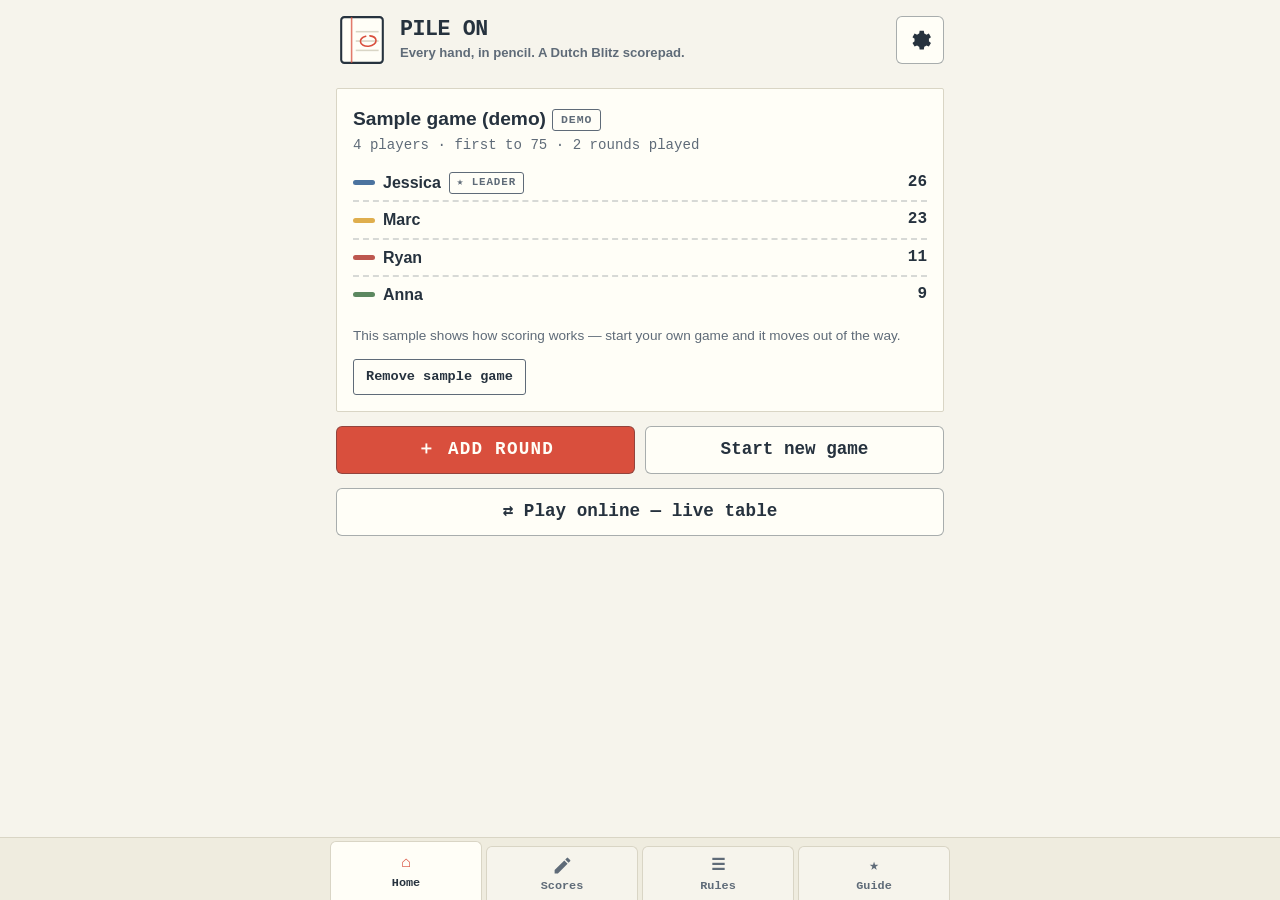
<file: index.html>
<!DOCTYPE html>
<html lang="en">
<head>
<meta charset="utf-8">
<meta name="viewport" content="width=device-width, initial-scale=1, viewport-fit=cover">
<meta http-equiv="Content-Security-Policy" content="default-src 'none'; script-src 'self'; style-src 'self'; img-src 'self' data:; manifest-src 'self'; connect-src 'self'; worker-src 'self'; base-uri 'none'; form-action 'self'">
<meta name="referrer" content="no-referrer">
<meta name="theme-color" content="#f6f4ec" media="(prefers-color-scheme: light)">
<meta name="theme-color" content="#20242c" media="(prefers-color-scheme: dark)">
<meta name="description" content="Pile On: the score sheet for your Dutch Blitz nights — fast round entry, quick rules, works offline.">
<title>Pile On — Blitz Scorepad</title>
<link rel="manifest" href="manifest.webmanifest?v=a1645fa66cee">
<link rel="icon" href="icons/icon.svg" type="image/svg+xml">
<link rel="apple-touch-icon" href="icons/icon-192.png">
<link rel="stylesheet" href="styles.css?v=a1645fa66cee">
<link rel="stylesheet" href="folk.css?v=a1645fa66cee">
</head>
<body>
<a class="skip-link" href="#main">Skip to content</a>

<header class="app-header">
  <svg class="hex-sign mark-ledger" viewBox="0 0 100 100" aria-hidden="true" focusable="false">
    <rect x="10" y="6" width="80" height="88" rx="6" fill="var(--card)" stroke="var(--ink)" stroke-width="4"/>
    <line x1="30" y1="6" x2="30" y2="94" stroke="var(--accent)" stroke-width="3" opacity="0.75"/>
    <line x1="38" y1="34" x2="82" y2="34" stroke="var(--line)" stroke-width="3"/>
    <line x1="38" y1="52" x2="82" y2="52" stroke="var(--line)" stroke-width="3"/>
    <line x1="38" y1="70" x2="82" y2="70" stroke="var(--line)" stroke-width="3"/>
    <ellipse cx="62" cy="52" rx="15" ry="10" fill="none" stroke="var(--accent)" stroke-width="3" stroke-dasharray="55 8" stroke-linecap="round" transform="rotate(-6 62 52)"/>
  </svg>
  <svg class="hex-sign mark-folk" viewBox="0 0 100 100" aria-hidden="true" focusable="false">
    <circle cx="50" cy="50" r="47" fill="var(--cream-deep)" stroke="var(--ink)" stroke-width="5"/>
    <g stroke="var(--ink)" stroke-width="3" stroke-linejoin="round">
      <path d="M50 10 L61 39 L50 50 L39 39 Z" fill="var(--c-red)"/>
      <path d="M90 50 L61 61 L50 50 L61 39 Z" fill="var(--c-yellow)"/>
      <path d="M50 90 L39 61 L50 50 L61 61 Z" fill="var(--c-blue)"/>
      <path d="M10 50 L39 39 L50 50 L39 61 Z" fill="var(--c-green)"/>
    </g>
    <circle cx="50" cy="50" r="7" fill="var(--ink)"/>
  </svg>
  <div class="app-title">
    <h1>Pile On</h1>
    <p class="tagline">Every hand, in pencil. A Dutch Blitz scorepad.</p>
  </div>
  <button id="settingsBtn" class="icon-btn" type="button" aria-label="Settings">
    <svg viewBox="0 0 24 24" aria-hidden="true" focusable="false"><path fill="currentColor" d="M12 8a4 4 0 1 0 0 8 4 4 0 0 0 0-8Zm9.4 4a7.6 7.6 0 0 0-.1-1.2l2-1.6-2-3.4-2.4 1a7.5 7.5 0 0 0-2-1.2L16.5 3h-4l-.4 2.6a7.5 7.5 0 0 0-2 1.2l-2.4-1-2 3.4 2 1.6a7.7 7.7 0 0 0 0 2.4l-2 1.6 2 3.4 2.4-1a7.5 7.5 0 0 0 2 1.2l.4 2.6h4l.4-2.6a7.5 7.5 0 0 0 2-1.2l2.4 1 2-3.4-2-1.6c.06-.4.1-.8.1-1.2Z" transform="translate(-1.5 -0.5) scale(1.05)"/></svg>
  </button>
</header>

<main id="main">

  <!-- ============ HOME ============ -->
  <section id="panel-home" class="panel" role="tabpanel" aria-labelledby="tab-home">
    <div id="recoveryNotice" class="notice warn" hidden></div>

    <div id="homeCurrentGame"><!-- filled by app.js --></div>

    <div class="btn-row">
      <button id="homeAddRound" class="btn btn-primary btn-big" type="button">＋ Add round</button>
      <button id="homeNewGame" class="btn btn-outline btn-big" type="button">Start new game</button>
    </div>
    <div class="btn-row">
      <a class="btn btn-outline btn-big" href="play.html">⇄ Play online — live table</a>
    </div>

    <div id="homeOtherGames"><!-- previous games list --></div>
  </section>

  <!-- ============ SCORES ============ -->
  <section id="panel-score" class="panel" role="tabpanel" aria-labelledby="tab-score" hidden>
    <div id="scoreEmpty" class="empty-state" hidden>
      <p class="empty-art" aria-hidden="true"><span class="dot red"></span> <span class="dot blue"></span> <span class="dot green"></span> <span class="dot yellow"></span></p>
      <p>No game yet. Start one and the scoreboard lives here.</p>
      <button class="btn btn-primary" type="button" data-action="new-game">Start new game</button>
    </div>

    <div id="scoreContent">
      <div class="score-head">
        <h2 id="scoreGameName" class="game-name"></h2>
        <button id="editGameBtn" class="chip-btn" type="button">Edit game</button>
      </div>
      <p id="scoreTargetLine" class="target-line"></p>

      <h3 class="section-label">Standings</h3>
      <ol id="leaderboard" class="leaderboard" aria-label="Standings, highest first"></ol>
      <p id="liveAnnounce" class="sr-only" aria-live="polite"></p>

      <div id="winnerBanner" class="winner-banner" hidden></div>

      <div class="btn-row sticky-actions">
        <button id="addRoundBtn" class="btn btn-primary btn-big" type="button">＋ Add round</button>
        <button id="addAdjBtn" class="btn btn-outline" type="button">± Correction</button>
      </div>

      <h3 class="section-label">History</h3>
      <div id="historyEmpty" class="empty-state small" hidden>
        <p>No rounds yet. When somebody yells <em>“Blitz!”</em>, hit <strong>Add round</strong>.</p>
      </div>
      <div id="history" class="history"></div>

      <div class="btn-row wrap">
        <button id="undoRoundBtn" class="btn btn-outline" type="button">Undo round</button>
        <button id="exportBtn" class="btn btn-outline" type="button">Share</button>
        <button id="playersBtn" class="btn btn-outline" type="button">Players</button>
        <button id="resetBtn" class="btn btn-danger-outline" type="button">Reset scores</button>
      </div>
    </div>
  </section>

  <!-- ============ RULES ============ -->
  <section id="panel-rules" class="panel prose" role="tabpanel" aria-labelledby="tab-rules" hidden>
    <h2>Rules hub</h2>
    <p class="notice info">Summarized for quick reference. Check the official rules in your box for disputes.</p>

    <h3>Back at the table? The 20-second refresher</h3>
    <ul class="quick-start">
      <li><b>Deal:</b> Blitz pile 10 cards · 3 Post piles of 1 card (5 piles with 2 players) · the rest stays in your hand</li>
      <li><b>Wood pile:</b> flip <b>3</b> cards at a time from your hand onto it</li>
      <li><b>Post piles:</b> build <b>down</b>, alternating boy (red/blue) and girl (yellow/green)</li>
      <li><b>Dutch piles</b> (shared, in the middle)<b>:</b> build 1 → 10 by color — anyone may play</li>
      <li><b>Round ends:</b> empty your Blitz pile, yell <em>“Blitz!”</em></li>
      <li><b>Score:</b> +1 per card played to Dutch piles · −2 per card left in Blitz</li>
      <li><b>Win:</b> first to 75</li>
    </ul>

    <figure class="table-map" role="img" aria-label="Table layout: Dutch piles sit in the middle and build 1 to 10 by color. At your spot: 3 Post piles building down with alternating boy and girl cards, a Blitz pile of 10 cards, and your hand, flipped 3 cards at a time onto your Wood pile.">
      <svg viewBox="0 0 360 258" xmlns="http://www.w3.org/2000/svg" aria-hidden="true" focusable="false">
        <!-- THE MIDDLE -->
        <text x="14" y="18" class="map-section">THE MIDDLE — DUTCH PILES</text>
        <g transform="translate(30 26)">
          <rect width="44" height="60" rx="6" class="map-stroke map-fill-red"/>
          <text x="22" y="40" class="map-num" fill="#fffaf0">1</text>
        </g>
        <g transform="translate(104 26)">
          <rect width="44" height="60" rx="6" class="map-stroke map-fill-blue"/>
          <text x="22" y="40" class="map-num" fill="#fffaf0">4</text>
        </g>
        <g transform="translate(178 26)">
          <rect width="44" height="60" rx="6" class="map-stroke map-fill-green"/>
          <text x="22" y="40" class="map-num" fill="#fffaf0">7</text>
        </g>
        <g transform="translate(252 26)">
          <rect width="44" height="60" rx="6" class="map-stroke map-fill-yellow"/>
          <text x="22" y="40" class="map-num" fill="#2e2013">10</text>
        </g>
        <text x="322" y="62" class="map-hint">↑</text>
        <text x="180" y="104" class="map-label" text-anchor="middle">BUILD 1 → 10 BY COLOR · ANYONE MAY PLAY</text>

        <line x1="14" y1="118" x2="346" y2="118" class="map-divider"/>

        <!-- YOUR SPOT -->
        <text x="14" y="138" class="map-section">YOUR SPOT</text>
        <g transform="translate(18 148)">
          <rect width="34" height="48" rx="5" class="map-outline"/>
          <rect x="40" width="34" height="48" rx="5" class="map-outline"/>
          <rect x="80" width="34" height="48" rx="5" class="map-outline"/>
          <text x="57" y="68" class="map-label" text-anchor="middle">POST × 3</text>
          <text x="57" y="82" class="map-sub" text-anchor="middle">down · boy/girl/boy</text>
        </g>
        <g transform="translate(168 148)">
          <rect x="8" y="8" width="40" height="52" rx="5" class="map-back"/>
          <rect x="4" y="4" width="40" height="52" rx="5" class="map-back"/>
          <rect width="40" height="52" rx="5" fill="var(--c-red)" class="map-stroke"/>
          <text x="20" y="36" class="map-num" fill="#fffaf0">10</text>
          <text x="24" y="80" class="map-label" text-anchor="middle">BLITZ</text>
          <text x="24" y="94" class="map-sub" text-anchor="middle">empty me!</text>
        </g>
        <g transform="translate(258 148)">
          <rect width="40" height="52" rx="5" class="map-back"/>
          <g transform="translate(48 4)">
            <rect transform="rotate(8 0 46)" width="34" height="46" rx="5" class="map-outline"/>
            <rect transform="rotate(16 0 46)" width="34" height="46" rx="5" class="map-outline"/>
            <g transform="rotate(24 0 46)">
              <rect width="34" height="46" rx="5" fill="var(--card)" class="map-stroke"/>
              <text x="17" y="32" class="map-num" fill="var(--ink)">3</text>
            </g>
          </g>
          <text x="44" y="80" class="map-label" text-anchor="middle">HAND → WOOD</text>
          <text x="44" y="94" class="map-sub" text-anchor="middle">flip 3 at a time</text>
        </g>
      </svg>
    </figure>

    <h3>The objective</h3>
    <p>Play as many of your cards as you can onto the shared center piles (the <strong>Dutch piles</strong>), and be the first to empty your <strong>Blitz pile</strong>. Emptying it ends the round — shout <strong>“Blitz!”</strong> and everyone stops instantly. First player to <strong>75 points</strong> across rounds wins the game.</p>

    <h3>Players &amp; decks</h3>
    <p><strong>2–4 players</strong> with the standard set; the expansion pack takes it up to <strong>8</strong>. Everyone plays simultaneously — there are no turns.</p>
    <p>Each player uses their own 40-card deck: numbers <strong>1–10</strong> in each of the four colors — <span class="swatch red">red</span>, <span class="swatch blue">blue</span>, <span class="swatch green">green</span>, <span class="swatch yellow">yellow</span>. Decks are told apart by the picture on the back: <em>plow, pail, pump, or carriage</em>. Red and blue cards show a Dutch <strong>boy</strong>; yellow and green cards show a Dutch <strong>girl</strong> — that matters for Post piles.</p>

    <h3>Pile glossary</h3>
    <dl class="glossary">
      <dt>Blitz pile</dt>
      <dd>Your stack of <strong>10 cards, face up</strong>, only the top card playable. Emptying it is the whole point — and ends the round.</dd>
      <dt>Post piles</dt>
      <dd>Your <strong>3 face-up cards</strong> (working piles) next to the Blitz pile. In a 2-player game you use 5.</dd>
      <dt>Wood pile</dt>
      <dd>The face-up stack you build next to your Blitz pile. Hold the rest of your deck face down in your hand and flip <strong>3 cards at a time</strong> onto the Wood pile; only its top card is playable.</dd>
      <dt>Dutch piles</dt>
      <dd>The shared piles in the middle of the table. Every <strong>1</strong> starts a new pile; each builds <strong>1 → 10 in a single color</strong>. Cards played here score points.</dd>
    </dl>

    <h3>Setup</h3>
    <ol>
      <li>Deal yourself a <strong>Blitz pile</strong>: 10 cards, face up, in one stack.</li>
      <li>Lay out <strong>3 Post piles</strong>: one card each, face up (5 in a 2-player game).</li>
      <li>Hold the rest face down in your hand — you'll flip it <strong>3 cards at a time</strong> onto your <strong>Wood pile</strong>.</li>
      <li>Leave the middle of the table clear for the Dutch piles.</li>
    </ol>

    <h3>The gameplay loop</h3>
    <ol>
      <li>Someone says go. Everybody plays <strong>at the same time, as fast as they can</strong> — with one hand placing cards.</li>
      <li>Any <strong>1</strong> you can play goes to the center to start a Dutch pile. Build Dutch piles <strong>upward, 1 → 10, same color only</strong>. Anyone can play on any Dutch pile.</li>
      <li>On your own <strong>Post piles</strong>, build <strong>downward</strong> — each card one lower than the card under it, and <strong>alternating boy/girl</strong> (red/blue on yellow/green and vice-versa).</li>
      <li>Fill an empty Post slot with the top card of your Blitz pile.</li>
      <li>No move? Count off <strong>3</strong> cards from your hand and turn the packet over onto your Wood pile — the third card counted lands on top, face up, and only it is playable. When your hand runs out, pick the Wood pile back up, turn it over, and keep going — <strong>no shuffling</strong>.</li>
      <li>The moment a player's Blitz pile is empty they shout <strong>“Blitz!”</strong> — all play stops immediately and the round is scored.</li>
    </ol>

    <h3>Scoring</h3>
    <ul>
      <li><strong>+1 point</strong> for every card you got onto the Dutch piles (sort the center piles by the deck-back picture to count).</li>
      <li><strong>−2 points</strong> for every card still in your Blitz pile.</li>
      <li>Yes, <strong>negative rounds are real</strong> and happen to everyone.</li>
      <li>Totals carry across rounds; first to <strong>75</strong> wins. (This app tracks all of that for you.)</li>
    </ul>

    <h3>Edge cases</h3>
    <ul>
      <li><strong>Mistake on the table?</strong> Any player who spots an illegal play calls <strong>“Dutch!”</strong> — everyone stops immediately and leaves the cards untouched while the misplaced card is returned (no penalty), then play resumes.</li>
      <li>Only the <strong>top card</strong> of the Blitz pile, the flipped Wood stack, or a Post pile may be played. No digging.</li>
      <li>Flipping the Wood pile other than in threes, or shuffling it mid-round, is not allowed.</li>
      <li>Two cards race to the same Dutch pile? The one that lands first stays; the other goes back.</li>
      <li><strong>One hand only.</strong> Cards may only be placed with one hand (holding your hand-stack in the other is fine).</li>
      <li><strong>Everybody stuck with no plays?</strong> Each player takes the top card of the cards in their hand and moves it to the bottom — that changes what the count-of-3 reveals — then play continues.</li>
    </ul>

    <h3>Variations</h3>
    <ul>
      <li><strong>Casual target:</strong> play to a lower target (or a fixed number of rounds) for shorter games — this app lets you set any target.</li>
      <li><strong>Timed rounds:</strong> stop at a timer instead of a Blitz call, then score as usual.</li>
      <li><strong>Expansion pack:</strong> adds 4 more decks, allowing 5–8 players.</li>
    </ul>
  </section>

  <!-- ============ GUIDE ============ -->
  <section id="panel-guide" class="panel prose" role="tabpanel" aria-labelledby="tab-guide" hidden>
    <h2>Beginner cheat-sheet</h2>
    <p>7 habits that matter most for first-time players.</p>
    <ol class="cheat-list">
      <li><strong>Clear your Blitz pile first. Always.</strong> It's the only pile that punishes you (−2 a card). Every move should serve it.</li>
      <li><strong>Don't tunnel on the Wood pile.</strong> Flipping threes feels productive. It isn't, if your Blitz card was playable the whole time.</li>
      <li><strong>Scan the Dutch piles constantly.</strong> They change every second. The 4 you needed two seconds ago is buried now — but a new one just opened.</li>
      <li><strong>Use Post piles to free Blitz cards.</strong> If your Blitz card cannot go to a Dutch pile, place it on a Post pile — exactly 1 lower than that pile's top card, opposite boy/girl group — to expose the next Blitz card.</li>
      <li><strong>Keep your hands moving — legally.</strong> Speed wins rounds, but an illegal play gets a “Dutch!” called on you and costs more time than it saves.</li>
      <li><strong>Expect negative rounds at first.</strong> They are normal while learning; enter them like any other score.</li>
      <li><strong>Accuracy first, speed second.</strong> Fast and wrong loses to steady and clean. Speed comes on its own after a few rounds.</li>
    </ol>
  </section>

</main>

<!-- ============ BOTTOM NAV ============ -->
<nav class="tabbar" aria-label="Sections">
  <div role="tablist" class="tablist">
    <button id="tab-home" class="tab" role="tab" aria-selected="true" aria-controls="panel-home" type="button">
      <span class="tab-icon" aria-hidden="true">⌂</span><span>Home</span>
    </button>
    <button id="tab-score" class="tab" role="tab" aria-selected="false" aria-controls="panel-score" type="button">
      <span class="tab-icon" aria-hidden="true"><svg viewBox="0 0 24 24" width="21" height="21" focusable="false"><path fill="currentColor" d="M3 17.25V21h3.75L17.8 9.94l-3.75-3.75L3 17.25ZM20.7 7.04a1 1 0 0 0 0-1.41l-2.34-2.34a1 1 0 0 0-1.41 0l-1.83 1.83 3.75 3.75 1.83-1.83Z"/></svg></span><span>Scores</span>
    </button>
    <button id="tab-rules" class="tab" role="tab" aria-selected="false" aria-controls="panel-rules" type="button">
      <span class="tab-icon" aria-hidden="true">☰</span><span>Rules</span>
    </button>
    <button id="tab-guide" class="tab" role="tab" aria-selected="false" aria-controls="panel-guide" type="button">
      <span class="tab-icon" aria-hidden="true">★</span><span>Guide</span>
    </button>
  </div>
</nav>

<!-- ============ DIALOGS ============ -->

<dialog id="newGameDialog" class="sheet" aria-labelledby="newGameTitle">
  <form method="dialog" class="sheet-form" id="newGameForm">
    <h2 id="newGameTitle">New game</h2>
    <label class="field">
      <span>Target score</span>
      <input type="number" name="target" id="newGameTarget" inputmode="numeric" value="75" min="1" max="9999">
    </label>
    <fieldset class="field">
      <legend>Players (2–8)</legend>
      <div id="newGamePlayers"></div>
      <button type="button" id="addPlayerRowBtn" class="chip-btn">＋ Add player</button>
    </fieldset>
    <p id="newGameError" class="form-error" role="alert" hidden></p>
    <div class="btn-row">
      <button type="button" class="btn btn-outline" data-close>Cancel</button>
      <button type="submit" class="btn btn-primary">Start</button>
    </div>
  </form>
</dialog>

<dialog id="roundDialog" class="sheet" aria-labelledby="roundDialogTitle">
  <form class="sheet-form" id="roundForm">
    <h2 id="roundDialogTitle">Add round</h2>
    <div class="mode-toggle" role="group" aria-label="Entry mode">
      <button type="button" class="mode-btn" data-mode="simple" aria-pressed="true">Simple</button>
      <button type="button" class="mode-btn" data-mode="calc" aria-pressed="false">Calculator</button>
    </div>
    <p class="mode-hint" data-for="simple">Enter each player's total round score. Negative numbers are allowed.</p>
    <p class="mode-hint" data-for="calc" hidden>Enter cards played to Dutch piles and cards left in the Blitz pile — the score is calculated automatically.</p>
    <p class="score-reminder">Played to Dutch piles <b>+1</b> each · left in Blitz pile <b>−2</b> each</p>
    <div id="roundInputs"></div>
    <p class="form-note">Empty fields count as 0.</p>
    <div class="btn-row" id="deleteRoundRow" hidden>
      <button type="button" id="deleteRoundBtn" class="btn btn-danger-outline">Delete round</button>
    </div>
    <div class="btn-row">
      <button type="button" class="btn btn-outline" data-close>Cancel</button>
      <button type="submit" class="btn btn-primary">Save</button>
    </div>
  </form>
</dialog>

<dialog id="adjDialog" class="sheet" aria-labelledby="adjDialogTitle">
  <form class="sheet-form" id="adjForm">
    <h2 id="adjDialogTitle">Score correction</h2>
    <p class="form-note">Corrections are labeled in history — never hidden.</p>
    <label class="field">
      <span>Player</span>
      <select id="adjPlayer" name="player"></select>
    </label>
    <label class="field">
      <span>Amount (e.g. 3 or -4)</span>
      <input type="number" id="adjDelta" name="delta" step="1" autocomplete="off" placeholder="3">
    </label>
    <label class="field">
      <span>Reason (optional)</span>
      <input type="text" id="adjLabel" name="label" maxlength="60" autocomplete="off" placeholder="Miscounted Dutch pile">
    </label>
    <label class="field">
      <span>Attach to</span>
      <select id="adjRound" name="round"></select>
    </label>
    <p id="adjError" class="form-error" role="alert" hidden></p>
    <div class="btn-row">
      <button type="button" class="btn btn-outline" data-close>Cancel</button>
      <button type="submit" class="btn btn-primary">Save</button>
    </div>
  </form>
</dialog>

<dialog id="playersDialog" class="sheet" aria-labelledby="playersDialogTitle">
  <div class="sheet-form">
    <h2 id="playersDialogTitle">Players</h2>
    <ul id="playersList" class="players-list"></ul>
    <form id="addPlayerForm" class="add-player-row">
      <label class="field grow">
        <span class="sr-only">New player name</span>
        <input type="text" id="addPlayerName" maxlength="40" autocomplete="off" placeholder="New player name">
      </label>
      <button type="submit" class="btn btn-primary">Add</button>
    </form>
    <p class="form-note">Joining mid-game? Earlier rounds show “—” and count as 0.</p>
    <div class="btn-row">
      <button type="button" class="btn btn-outline" data-close>Done</button>
    </div>
  </div>
</dialog>

<dialog id="editGameDialog" class="sheet" aria-labelledby="editGameTitle">
  <form class="sheet-form" id="editGameForm">
    <h2 id="editGameTitle">Edit game</h2>
    <label class="field">
      <span>Game name</span>
      <input type="text" id="editGameName" maxlength="40" autocomplete="off">
    </label>
    <label class="field">
      <span>Target score (changing mid-game is fine)</span>
      <input type="number" id="editGameTarget" inputmode="numeric" min="1" max="9999">
    </label>
    <div class="btn-row">
      <button type="button" class="btn btn-outline" data-close>Cancel</button>
      <button type="submit" class="btn btn-primary">Save</button>
    </div>
  </form>
</dialog>

<dialog id="exportDialog" class="sheet" aria-labelledby="exportDialogTitle">
  <div class="sheet-form">
    <h2 id="exportDialogTitle">Game history</h2>
    <textarea id="exportText" class="export-text" rows="12" readonly aria-label="Game history as text"></textarea>
    <div class="btn-row">
      <button type="button" class="btn btn-outline" data-close>Done</button>
      <button type="button" id="shareExportBtn" class="btn btn-outline" hidden>Share…</button>
      <button type="button" id="copyExportBtn" class="btn btn-primary">Copy</button>
    </div>
  </div>
</dialog>

<dialog id="settingsDialog" class="sheet" aria-labelledby="settingsDialogTitle">
  <div class="sheet-form">
    <h2 id="settingsDialogTitle">Settings</h2>
    <label class="field row">
      <span>Game-night big type</span>
      <input type="checkbox" id="setBigType" class="switch">
    </label>
    <label class="field row">
      <span>Sound on round save</span>
      <input type="checkbox" id="setSound" class="switch">
    </label>
    <label class="field">
      <span>Design</span>
      <select id="setDesign">
        <option value="ledger">Ledger (new)</option>
        <option value="folk">Folk art (classic)</option>
      </select>
    </label>
    <label class="field">
      <span>Theme</span>
      <select id="setTheme">
        <option value="auto">Match device</option>
        <option value="light">Light</option>
        <option value="dark">Dark</option>
      </select>
    </label>
    <label class="field">
      <span>Default entry mode</span>
      <select id="setInputMode">
        <option value="simple">Simple</option>
        <option value="calc">Calculator</option>
      </select>
    </label>
    <p class="form-note">Everything autosaves to this device. No account, no cloud, works offline.</p>
    <div class="btn-row">
      <button type="button" class="btn btn-primary" data-close>Done</button>
    </div>
  </div>
</dialog>

<dialog id="confirmDialog" class="sheet small" aria-labelledby="confirmTitle">
  <form method="dialog" class="sheet-form">
    <h2 id="confirmTitle">Are you sure?</h2>
    <p id="confirmMessage"></p>
    <div class="btn-row">
      <button type="submit" value="cancel" class="btn btn-outline">Cancel</button>
      <button type="submit" value="ok" id="confirmOkBtn" class="btn btn-danger">Confirm</button>
    </div>
  </form>
</dialog>

<div id="toast" class="toast" role="status" aria-live="polite"></div>
<div id="confetti" class="confetti" aria-hidden="true"></div>

<noscript><p class="notice warn">This app needs JavaScript — everything runs locally on your phone.</p></noscript>

<script src="engine.js?v=a1645fa66cee"></script>
<script src="storage.js?v=a1645fa66cee"></script>
<script src="app.js?v=a1645fa66cee"></script>
</body>
</html>
</file>
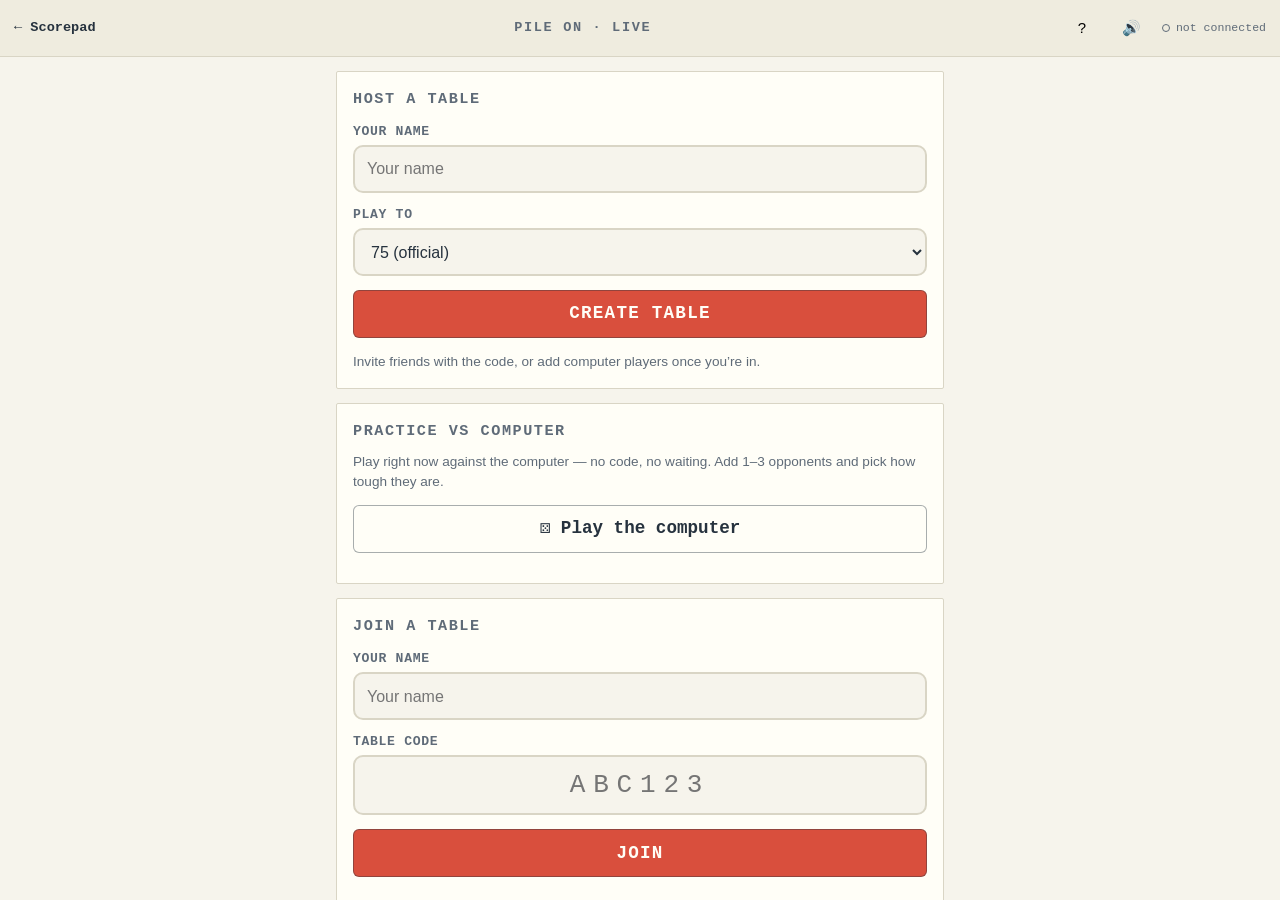
<file: play.html>
<!DOCTYPE html>
<html lang="en">
<head>
<meta charset="utf-8">
<meta name="viewport" content="width=device-width, initial-scale=1, viewport-fit=cover">
<meta http-equiv="Content-Security-Policy" content="default-src 'none'; script-src 'self'; style-src 'self'; img-src 'self' data:; manifest-src 'self'; connect-src 'self' wss://0.peerjs.com https://0.peerjs.com; worker-src 'self'; base-uri 'none'; form-action 'self'">
<meta name="referrer" content="no-referrer">
<meta name="theme-color" content="#f6f4ec" media="(prefers-color-scheme: light)">
<meta name="theme-color" content="#20242c" media="(prefers-color-scheme: dark)">
<meta name="description" content="Pile On live tables: play real Dutch Blitz over the internet with a share code.">
<title>Pile On — Live Table</title>
<link rel="icon" href="icons/icon.svg" type="image/svg+xml">
<link rel="stylesheet" href="styles.css?v=a1645fa66cee">
<link rel="stylesheet" href="folk.css?v=a1645fa66cee">
<link rel="stylesheet" href="play.css?v=a1645fa66cee">
</head>
<body class="play">

<header class="playbar">
  <a class="leave" href="index.html" id="leaveLink">← Scorepad</a>
  <span class="room" id="roomLabel">PILE ON · LIVE</span>
  <button class="sound-toggle" id="helpBtn" type="button" aria-label="How to play" title="How to play">?</button>
  <button class="sound-toggle" id="soundBtn" type="button" aria-pressed="false" aria-label="Sound on/off" title="Sound">🔊</button>
  <span class="conn gone" id="connBadge"><i></i><span id="connWord">not connected</span></span>
</header>

<main>
  <!-- ============ ENTRY ============ -->
  <section id="view-entry" class="play-views">
    <div class="play-card">
      <h2>Host a table</h2>
      <label class="field"><span>Your name</span>
        <input type="text" id="hostName" maxlength="12" autocomplete="nickname" placeholder="Your name">
      </label>
      <label class="field"><span>Play to</span>
        <select id="hostTarget">
          <option value="75">75 (official)</option>
          <option value="50">50</option>
          <option value="25">25 — quick game</option>
        </select>
      </label>
      <p id="hostError" class="form-error" role="alert" hidden></p>
      <div class="btn-row"><button id="createBtn" class="btn btn-primary btn-big" type="button">Create table</button></div>
      <p class="card-note">Invite friends with the code, or add computer players once you’re in.</p>
    </div>

    <div class="play-card">
      <h2>Practice vs computer</h2>
      <p class="card-note">Play right now against the computer — no code, no waiting. Add 1–3 opponents and pick how tough they are.</p>
      <div class="btn-row"><button id="soloBtn" class="btn btn-outline btn-big" type="button">⚄ Play the computer</button></div>
    </div>

    <div class="play-card">
      <h2>Join a table</h2>
      <label class="field"><span>Your name</span>
        <input type="text" id="joinName" maxlength="12" autocomplete="nickname" placeholder="Your name">
      </label>
      <label class="field"><span>Table code</span>
        <input type="text" id="joinCode" maxlength="7" autocapitalize="characters" autocomplete="one-time-code" autocorrect="off" spellcheck="false" placeholder="ABC123">
      </label>
      <p id="joinError" class="form-error" role="alert" hidden></p>
      <div class="btn-row"><button id="joinBtn" class="btn btn-primary btn-big" type="button">Join</button></div>
    </div>
    <p class="form-note">The host's phone runs the game — it should stay awake and online. 2–4 players. Codes never use 0, 1, I or O.</p>
  </section>

  <!-- ============ LOBBY ============ -->
  <section id="view-lobby" class="play-views" hidden>
    <div class="code-lockup">
      <div class="lbl">Table code</div>
      <div class="code" id="codeText" role="button" tabindex="0" aria-label="Copy table code"></div>
      <div class="btn-row code-actions">
        <button class="chip-btn" id="copyCodeBtn" type="button">Copy code</button>
        <button class="chip-btn" id="shareCodeBtn" type="button" hidden>Share link</button>
      </div>
    </div>
    <h2 class="section-label" id="rosterLabel">At the table</h2>
    <ul class="roster" id="rosterList" aria-live="polite"></ul>
    <label class="field row">
      <span>Log rounds to my Scores</span>
      <input type="checkbox" id="autologSwitch" class="switch" checked>
    </label>
    <div id="hostLobbyControls" hidden>
      <div class="add-bot">
        <span class="add-bot-label">Add a computer player</span>
        <div class="bot-tiers" id="botTiers">
          <button class="chip-btn" type="button" data-bot="easy">＋ Easy</button>
          <button class="chip-btn" type="button" data-bot="medium">＋ Medium</button>
          <button class="chip-btn" type="button" data-bot="hard">＋ Hard</button>
          <button class="chip-btn" type="button" data-bot="expert">＋ Expert</button>
        </div>
        <p class="bot-hint" id="botHint">Easy is gentle for first-timers. Expert plays like a sharp human.</p>
      </div>
      <div class="btn-row"><button id="startBtn" class="btn btn-primary btn-big" type="button">Start round</button></div>
      <p class="start-reason" id="startReason"></p>
      <p class="host-keep-note" id="hostKeepNote">Your phone is the table — keep Pile On open and awake. Use <b>Share link</b> or <b>Copy code</b> above so you don’t have to leave the app.</p>
    </div>
    <div id="guestLobbyNote" class="waiting-note" hidden></div>
  </section>

  <!-- ============ TABLE ============ -->
  <section id="view-table" class="table-view" hidden>
    <div class="opp-strip" id="oppStrip"></div>
    <div class="dutch-wrap">
      <div class="arena">
        <div class="arena-head"><span class="arena-label">The table</span><span class="ticker" id="ticker" aria-live="polite"></span></div>
        <div class="dutch-grid" id="dutchGrid" aria-label="Dutch piles — shared, build 1 to 10 by color"></div>
      </div>
    </div>
    <div class="you" id="youPanel">
      <div class="slots" id="youSlots"></div>
      <div class="actions">
        <span class="hint" id="hintLine">Tap a card to play it</span>
        <button id="flipBtn" class="btn btn-outline" type="button">FLIP ×3</button>
      </div>
    </div>
  </section>

  <!-- ============ RESULTS ============ -->
  <section id="view-scores" class="play-views" hidden>
    <h2 class="section-label" id="scoresTitle">Round scores</h2>
    <div class="score-sheet" id="scoreSheet"></div>
    <div id="hostScoreControls" hidden>
      <div class="btn-row">
        <button id="nextRoundBtn" class="btn btn-primary btn-big" type="button">Deal next round</button>
        <button id="endGameBtn" class="btn btn-outline" type="button">End game</button>
      </div>
    </div>
    <div id="guestScoreNote" class="waiting-note" hidden></div>
    <div id="matchEndControls" hidden>
      <div class="btn-row">
        <button id="backToLobbyBtn" class="btn btn-primary btn-big" type="button">Back to lobby</button>
      </div>
    </div>
  </section>

  <!-- ============ TABLE TALK (lobby + between rounds) ============ -->
  <div id="chatDock" class="chat-dock" hidden>
    <div class="chat-log" id="chatLog" aria-live="polite" aria-label="Table chat"></div>
    <div class="chat-reacts" id="chatReacts"><!-- 3 random reacts, reshuffled each round --></div>
    <form class="chat-input" id="chatForm" autocomplete="off">
      <input type="text" id="chatText" maxlength="120" placeholder="Say something…" autocomplete="off" autocorrect="on" enterkeyhint="send">
      <button type="submit" class="chip-btn" id="chatSend">Send</button>
    </form>
  </div>
</main>

<div id="blitzOverlay" class="blitz-overlay" hidden>
  <div class="blitz-sheet">
    <span class="stamp">Blitz!</span>
    <p class="caller" id="blitzCaller"></p>
    <p class="counting">counting the table…</p>
  </div>
</div>

<div id="helpSheet" class="help-sheet" hidden>
  <div class="help-card" role="dialog" aria-modal="true" aria-label="How to play">
    <button class="help-close" id="helpClose" type="button" aria-label="Close">✕</button>
    <h2>How to play</h2>
    <ul class="help-list">
      <li><b>Win the round:</b> empty your red-ringed <b>Blitz</b> pile.</li>
      <li><b>The table:</b> build the shared piles <b>1 → 10, one color each</b>. Any 1 starts a new pile. First card down wins the spot.</li>
      <li><b>Play a card:</b> tap it — it jumps to the middle if it fits and scores.</li>
      <li><b>Post piles:</b> park spares on your 3 Posts — build <b>down</b>, alternating ▲ and ○. Empty Posts fill from your Blitz.</li>
      <li><b>Stuck?</b> <b>FLIP</b> turns 3 cards from your hand onto Wood. Run out? Flip again to recycle.</li>
      <li><b>Score:</b> +1 for each card you played to the middle, −2 for each card left in your Blitz.</li>
    </ul>
  </div>
</div>

<div id="toast" class="toast" role="status" aria-live="polite"></div>
<p id="liveAnnounce" class="sr-only" aria-live="polite"></p>
<div id="confetti" class="confetti" aria-hidden="true"></div>

<noscript><p class="notice warn">Live tables need JavaScript.</p></noscript>

<script src="vendor/peerjs.min.js?v=a1645fa66cee"></script>
<script src="engine.js?v=a1645fa66cee"></script>
<script src="storage.js?v=a1645fa66cee"></script>
<script src="game-core.js?v=a1645fa66cee"></script>
<script src="bot.js?v=a1645fa66cee"></script>
<script src="sound.js?v=a1645fa66cee"></script>
<script src="net.js?v=a1645fa66cee"></script>
<script src="play.js?v=a1645fa66cee"></script>
</body>
</html>
</file>
<file: styles.css>
/* Pile On — "Grand Total: The Ledger"
   The kitchen-table score sheet, dignified: ruled paper, a red margin rule,
   typewriter numerals, hand-circled totals. Flat paper — hierarchy comes from
   rules and type, never shadows. */

:root {
  /* the four deck colors as colored-pencil strokes (desaturated, data-only) */
  --c-red: #b23a31;
  --c-blue: #2c5b8f;
  --c-green: #3f7345;
  --c-yellow: #d9a02f;
  --c-yellow-ink: #8a6410; /* yellow as TEXT — the bright fill fails AA on cream */

  --cream: #f6f4ec;       /* the desk */
  --cream-deep: #efecdf;  /* worn paper */
  --card: #fffef7;        /* the sheet */
  --ink: #26323e;
  --ink-soft: #5f6b78;
  --line: #d9d5c5;        /* ruled hairline */
  --edge: #d9d5c5;

  --accent: #d94f3d;      /* the red margin rule / red pen */
  --accent-text: #c73a29; /* red that passes AA as text */
  --accent-ink: #fffef7;
  --win: #3f7345;

  --mono: 'Courier Prime', 'Courier New', Courier, monospace;

  --radius: 6px;
  --border: 1px;
  --shadow: none;
  --tap: 48px;
  --fs: 1rem;

  color-scheme: light;
}

/* Night-desk dark mode — dim paper under a lamp, not a screen. */
@media (prefers-color-scheme: dark) {
  :root:not([data-theme="light"]) {
    --cream: #20242c;
    --cream-deep: #262b34;
    --card: #2a303b;
    --ink: #e8e6dc;
    --ink-soft: #98a1ad;
    --line: #414a58;
    --edge: #414a58;
    --c-red: #cf6d64;
    --c-blue: #7397bd;
    --c-green: #7ba384;
    --c-yellow: #d3ac59; --c-yellow-ink: #d3ac59;
    --accent: #e05a48;
    --accent-text: #f2907f;
    color-scheme: dark;
  }
}
:root[data-theme="dark"] {
  --cream: #20242c;
  --cream-deep: #262b34;
  --card: #2a303b;
  --ink: #e8e6dc;
  --ink-soft: #98a1ad;
  --line: #414a58;
  --edge: #414a58;
  --c-red: #cf6d64;
  --c-blue: #7397bd;
  --c-green: #7ba384;
  --c-yellow: #d3ac59; --c-yellow-ink: #d3ac59;
  --accent: #e05a48;
  --accent-text: #f2907f;
  color-scheme: dark;
}

:root[data-bigtype="true"] { --fs: 1.22rem; --tap: 58px; }

* { box-sizing: border-box; }
[hidden] { display: none !important; } /* author display rules must never resurrect hidden elements */

/* iOS: rapid taps on controls must step scores, not trigger double-tap zoom.
   Pinch-zoom stays available (never disable user scaling). */
button, input, select, textarea, a, label { touch-action: manipulation; }
/* iOS zooms the page when focusing an input under 16px — keep fields at or above it. */
input, select, textarea { font-size: max(16px, 1em); }

html { height: 100%; }
body {
  margin: 0;
  min-height: 100%;
  background: var(--cream);
  color: var(--ink);
  font-family: -apple-system, "Segoe UI", Roboto, "Helvetica Neue", Arial, sans-serif;
  font-size: var(--fs);
  line-height: 1.45;
  padding-bottom: calc(76px + env(safe-area-inset-bottom));
  -webkit-tap-highlight-color: transparent;
}

.sr-only {
  position: absolute; width: 1px; height: 1px; padding: 0; margin: -1px;
  overflow: hidden; clip: rect(0 0 0 0); white-space: nowrap; border: 0;
}

.skip-link {
  position: absolute; left: 8px; top: -48px; z-index: 100;
  background: var(--ink); color: var(--cream); padding: 10px 14px;
  border-radius: 8px; transition: top .15s;
}
.skip-link:focus { top: 8px; }

:focus-visible {
  outline: 3px solid var(--c-blue);
  outline-offset: 2px;
  border-radius: 6px;
}

/* ---------- header ---------- */
.app-header {
  display: flex; align-items: center; gap: 12px;
  padding: 14px 16px 10px;
  max-width: 640px; margin: 0 auto;
}
.hex-sign { width: 52px; height: 52px; flex: none; }
/* two brand marks live in the header; the Design setting picks one */
.mark-folk { display: none; }
:root[data-design="folk"] .mark-folk { display: block; }
:root[data-design="folk"] .mark-ledger { display: none; }
.app-title h1 {
  margin: 0; font-size: 1.35em; line-height: 1.1;
  font-weight: 900; letter-spacing: -0.02em;
  text-transform: uppercase;
}
.tagline { margin: 2px 0 0; color: var(--ink-soft); font-size: 0.82em; font-weight: 600; }
.icon-btn {
  margin-left: auto; flex: none;
  width: var(--tap); height: var(--tap);
  display: grid; place-items: center;
  background: var(--card); color: var(--ink);
  border: 1px solid color-mix(in srgb, var(--ink) 40%, transparent); border-radius: var(--radius);
  cursor: pointer;
}
.icon-btn svg { width: 24px; height: 24px; }
.icon-btn:active { transform: translateY(1px); }

/* ---------- layout ---------- */
main { max-width: 640px; margin: 0 auto; padding: 0 16px; }
.panel { padding-bottom: 24px; }

.section-label {
  font-size: 0.85em; text-transform: uppercase; letter-spacing: 0.08em;
  color: var(--ink-soft); margin: 22px 0 8px;
}

/* ---------- ledger typography: numbers and labels are typewritten ---------- */
h1, .game-name, .section-label, .btn, .tab, .chip-btn,
.leaderboard .total, .mini-standings .total, .rank, .delta, .needs,
.round-scores b, .calc-result, .score-row input, .calc-inputs input,
.target-line, .game-meta, .demo-chip, .badge, .toast, .mode-btn,
.sheet-form h2, .field > span, .field legend, .calc-inputs label,
.round-card .round-head {
  font-family: var(--mono);
}
.btn-primary, .btn-danger { text-transform: uppercase; letter-spacing: 0.07em; }

/* ---------- buttons ---------- */
.btn {
  min-height: var(--tap);
  padding: 10px 18px;
  font: inherit; font-family: var(--mono); font-weight: 800;
  border: 1px solid color-mix(in srgb, var(--ink) 40%, transparent);
  border-radius: var(--radius);
  cursor: pointer;
  background: var(--card); color: var(--ink);
  display: inline-flex; align-items: center; justify-content: center;
  text-align: center;
}
.btn { text-decoration: none; } /* a.btn must not underline like a link */
.btn:active { transform: translateY(1px); background: var(--cream-deep); }
.btn:disabled, .chip-btn:disabled, .step-btn:disabled { opacity: 0.45; cursor: default; }
.btn:disabled:active, .chip-btn:disabled:active { transform: none; }
.btn-primary:active, .btn-danger:active { background: color-mix(in srgb, var(--ink) 18%, var(--accent)); }
.btn-primary { background: var(--accent); color: var(--accent-ink); }
.btn-outline { background: var(--card); }
.btn-danger { background: var(--accent); color: var(--accent-ink); }
.btn-danger-outline { background: var(--card); color: var(--accent-text); }

.btn-big { flex: 1; font-size: 1.1em; white-space: nowrap; }
:root[data-bigtype="true"] .btn-primary, :root[data-bigtype="true"] .btn-danger { letter-spacing: 0.03em; }
/* small phones: keep the primary pair on one line, give names room to breathe */
@media (max-width: 374px) {
  .btn { padding: 10px 10px; }
  .btn-primary, .btn-danger { letter-spacing: 0.02em; }
  .btn-big { font-size: 1em; }
  .needs { display: none; }
}
.btn-row { display: flex; gap: 10px; margin: 14px 0; align-items: stretch; }
/* Pinned within both viewport edges: visible above the tab bar even when the
   leaderboard is taller than the screen (the "Blitz!" moment must never require scrolling). */
.sticky-actions {
  position: sticky; top: 8px; bottom: calc(84px + env(safe-area-inset-bottom));
  z-index: 15;
  background: var(--cream); padding: 8px 0;
  margin: 6px 0;
}
/* Sheet footers: actions span the sheet, primary on the right. */
.sheet .btn-row .btn { flex: 1; }
.btn-row.wrap { flex-wrap: wrap; }
.btn-row.wrap .btn { flex: 1 1 40%; }

.chip-btn {
  font: inherit; font-family: var(--mono); font-weight: 700; font-size: 0.85em;
  min-height: 36px; padding: 4px 12px;
  border: 1px solid var(--ink-soft); border-radius: 3px;
  background: var(--card); color: var(--ink); cursor: pointer;
}

/* ---------- notices, empty states ---------- */
.notice {
  border: var(--border) solid var(--edge); border-radius: var(--radius);
  padding: 10px 14px; margin: 12px 0; font-size: 0.92em;
  background: var(--card); box-shadow: var(--shadow);
}
.notice.warn { border-left: 4px solid var(--c-yellow); }
.notice.info { border-left: 4px solid var(--c-blue); }

.empty-state {
  text-align: center; padding: 28px 16px;
  border: var(--border) dashed var(--ink-soft); border-radius: var(--radius);
  color: var(--ink-soft); margin: 16px 0;
}
.empty-state.small { padding: 14px; }
.empty-art { font-size: 2.4em; margin: 0 0 4px; }

/* ---------- home ---------- */
.game-card {
  background: var(--card);
  border: 1px solid var(--line); border-radius: 2px;
  padding: 16px; margin: 12px 0;
}
.game-card h2 { margin: 0 0 2px; font-size: 1.2em; }
.demo-chip {
  display: inline-block; vertical-align: middle; margin-left: 6px;
  font-size: 0.6em; font-weight: 700; text-transform: uppercase; letter-spacing: 0.08em;
  border: 1px solid var(--ink-soft); border-radius: 3px; padding: 2px 8px;
  background: var(--card); color: var(--ink-soft);
}
.game-meta { color: var(--ink-soft); font-size: 0.88em; margin: 0 0 10px; }
.mini-standings { list-style: none; margin: 0; padding: 0; }
.mini-standings li {
  display: flex; align-items: center; gap: 8px;
  padding: 6px 0; border-top: 2px dashed color-mix(in srgb, var(--ink) 18%, transparent);
  font-weight: 700;
}
.mini-standings li:first-child { border-top: 0; }
.mini-standings .total { margin-left: auto; font-variant-numeric: tabular-nums; }

.prev-game {
  display: flex; align-items: stretch; gap: 0;
  background: var(--card);
  border: 1px solid var(--line); border-radius: 2px;
  margin: 8px 0; min-height: var(--tap); overflow: hidden;
}
.prev-game .resume {
  flex: 1; min-width: 0; text-align: left;
  background: none; border: 0; color: var(--ink);
  font: inherit; padding: 10px 14px; cursor: pointer;
}
.prev-game .meta { color: var(--ink-soft); font-size: 0.82em; }
.prev-game .del {
  flex: none; background: none; border: 0;
  border-left: 2px dashed color-mix(in srgb, var(--ink) 18%, transparent);
  color: var(--ink-soft); font-size: 1.2em; cursor: pointer;
  padding: 8px 14px; min-width: 48px;
}

/* ---------- scoreboard ---------- */
.score-head { display: flex; align-items: baseline; gap: 10px; margin-top: 8px; }
.game-name { margin: 0; font-size: 1.25em; flex: 1; min-width: 0; overflow-wrap: anywhere; }
.target-line { margin: 2px 0 0; color: var(--ink-soft); font-size: 0.88em; }

/* the ledger sheet: one continuous ruled table with a red margin rule */
.leaderboard {
  list-style: none; margin: 0; padding: 0;
  background: var(--card);
  border: 1px solid var(--line); border-radius: 2px;
  position: relative;
}

.leaderboard li {
  display: flex; align-items: center; gap: 10px;
  position: relative;
  padding: 14px 14px 14px 54px;
  border-bottom: 1px solid var(--line);
  font-weight: 700;
}
.leaderboard li::before { /* the red margin rule, drawn per row so tints can't cover it */
  content: ""; position: absolute; top: 0; bottom: 0; left: 40px; width: 2px;
  background: var(--accent); opacity: 0.5;
}
.leaderboard li:last-child { border-bottom: 0; }
.leaderboard .rank {
  flex: none; position: absolute; left: 13px;
  color: var(--ink-soft); font-size: 0.85em;
  font-variant-numeric: tabular-nums;
}
.leaderboard .name { flex: 1; min-width: 0; overflow-wrap: anywhere; }
.leaderboard .badges { display: flex; gap: 6px; flex: none; }
.leaderboard .total { font-size: 1.25em; font-variant-numeric: tabular-nums; flex: none; }
.leaderboard li.leader .total {
  border: 2px solid var(--ink); border-radius: 50%;
  padding: 3px 6px; min-width: 42px;
}
.leaderboard li.leader .name::after { content: " ★"; color: var(--ink); }
.leaderboard li.hit-target { background: color-mix(in srgb, var(--win) 10%, var(--card)); }
.badge {
  font-size: 0.68em; font-weight: 700; text-transform: uppercase; letter-spacing: 0.08em;
  border: 1px solid currentColor; border-radius: 3px; padding: 2px 7px;
  background: transparent; color: var(--ink-soft);
}
.badge.win { color: var(--win); border-style: double; border-width: 3px; }

/* last-round momentum chip + points-to-target on the leaderboard */
.delta {
  font-size: 0.78em; font-weight: 700; font-variant-numeric: tabular-nums;
  flex: none; color: var(--ink-soft);
}
.delta.pos { color: var(--win); }
.delta.neg { color: var(--accent-text); }
.needs { font-size: 0.72em; color: var(--ink-soft); flex: none; font-style: italic; }

.winner-banner {
  display: flex; align-items: center; gap: 10px; flex-wrap: wrap;
  border: 2px solid var(--win); border-radius: var(--radius);
  background: color-mix(in srgb, var(--win) 10%, var(--card));
  padding: 12px 14px; margin: 12px 0;
  font-weight: 700; font-size: 1.05em;
  font-family: var(--mono);
}
.winner-banner .btn { flex: 1 1 100%; }
.winner-banner .win-star { color: var(--win); }

.dot { /* a colored-pencil stroke, not a gem */
  flex: none; width: 22px; height: 5px; border-radius: 3px; opacity: 0.85;
}
.dot.red { background: var(--c-red); }
.dot.blue { background: var(--c-blue); }
.dot.green { background: var(--c-green); }
.dot.yellow { background: var(--c-yellow); }

/* ---------- history ---------- */
.history { display: flex; flex-direction: column; gap: 8px; }
.round-card {
  background: var(--card);
  border: 2px solid var(--edge); border-radius: var(--radius);
  padding: 10px 14px;
  width: 100%; text-align: left; font: inherit; color: var(--ink); cursor: pointer;
}
.round-card .round-head {
  display: flex; align-items: baseline; gap: 8px;
  font-weight: 800; margin-bottom: 4px;
}
.round-card .edit-hint { margin-left: auto; color: var(--ink-soft); font-size: 0.78em; font-weight: 600; }
.round-scores { display: flex; flex-wrap: wrap; gap: 4px 14px; font-size: 0.92em; }
.round-scores .neg { color: var(--accent-text); font-weight: 800; }
.round-scores b { font-variant-numeric: tabular-nums; }
.round-after { margin-top: 4px; color: var(--ink-soft); font-size: 0.82em; }

.adj-card {
  display: flex; align-items: center; gap: 8px;
  border: 1px dashed var(--accent); border-radius: 2px;
  background: var(--card);
  padding: 8px 14px; font-size: 0.92em;
}
.adj-card .adj-text { flex: 1; min-width: 0; overflow-wrap: anywhere; }
.adj-card .tag { flex: none; }
.adj-card .tag {
  font-family: var(--mono); font-size: 0.7em; font-weight: 700; text-transform: uppercase; letter-spacing: 0.08em;
  color: var(--accent-text); border: 1px solid var(--accent-text); border-radius: 3px; padding: 2px 7px;
}
.adj-card .del {
  flex: none; align-self: center; background: none; border: 0; color: var(--ink-soft);
  font-size: 1.1em; cursor: pointer; padding: 6px; min-width: 36px; min-height: 36px;
}

/* ---------- dialogs / sheets ---------- */
dialog.sheet {
  border: var(--border) solid var(--edge); border-radius: var(--radius) var(--radius) 0 0;
  box-shadow: 0 -4px 0 var(--line);
  width: 100%; max-width: 640px;
  margin: auto auto 0; padding: 0;
  background: var(--card); color: var(--ink);
  max-height: 92dvh;
}
dialog.sheet.small { border-radius: var(--radius); margin: auto; width: calc(100% - 32px); box-shadow: var(--shadow); }
dialog::backdrop { background: rgba(12, 15, 21, 0.55); }
.sheet-form { padding: 18px 18px calc(18px + env(safe-area-inset-bottom)); overflow-y: auto; max-height: 92dvh; }
.sheet-form h2 {
  margin: 0 0 12px; font-size: 1.2em;
  /* stays visible while the form scrolls, so "Edit round 3" never disappears */
  position: sticky; top: -18px; z-index: 2;
  background: var(--card); padding: 4px 0;
}

.field { display: block; margin: 12px 0; }
.field > span, .field legend { display: block; font-size: 0.82em; font-weight: 800; text-transform: uppercase; letter-spacing: 0.05em; color: var(--ink-soft); margin-bottom: 4px; }
.field.row { display: flex; align-items: center; justify-content: space-between; gap: 12px; }
.field.row > span { margin: 0; }
.field.grow { flex: 1; margin: 0; }
fieldset.field { border: 0; padding: 0; margin: 12px 0; }

input[type="text"], input[type="number"], select, textarea {
  width: 100%;
  font: inherit; color: var(--ink);
  background: var(--cream);
  border: 2px solid var(--edge); border-radius: 10px;
  padding: 10px 12px; min-height: var(--tap);
}
input[type="number"]::-webkit-inner-spin-button,
input[type="number"]::-webkit-outer-spin-button { -webkit-appearance: none; margin: 0; }
input[type="number"] { appearance: textfield; -moz-appearance: textfield; }

input.switch {
  appearance: none; -webkit-appearance: none;
  width: 56px; height: 32px; flex: none;
  border: 1px solid color-mix(in srgb, var(--ink) 45%, transparent); border-radius: 999px;
  background: var(--cream); cursor: pointer;
  position: relative; transition: background .15s;
}
input.switch::after {
  content: ""; position: absolute; top: 2px; left: 2px;
  width: 22px; height: 22px; border-radius: 50%;
  background: var(--ink); transition: transform .15s;
}
input.switch:checked { background: var(--accent); }
input.switch:checked::after { transform: translateX(24px); background: var(--accent-ink); }

.form-error { color: var(--accent-text); font-weight: 700; }
.form-note { color: var(--ink-soft); font-size: 0.85em; }

/* round entry */
.mode-toggle { display: flex; border: var(--border) solid var(--edge); border-radius: var(--radius); overflow: hidden; }
.mode-btn {
  flex: 1; font: inherit; font-weight: 800; padding: 10px; min-height: var(--tap);
  background: var(--cream); color: var(--ink); border: 0; cursor: pointer;
}
.mode-btn + .mode-btn { border-left: var(--border) solid var(--edge); }
.mode-btn[aria-pressed="true"] { background: var(--ink); color: var(--cream); }
.mode-hint { font-size: 0.85em; color: var(--ink-soft); margin: 8px 0 4px; }
.score-reminder {
  font-size: 0.85em; text-align: center; margin: 4px 0 8px;
  border: 1px dashed color-mix(in srgb, var(--ink) 30%, transparent);
  border-radius: 3px; padding: 6px 10px; color: var(--ink-soft);
}
.score-reminder b { color: var(--ink); }

.quick-start {
  list-style: none; padding: 12px 14px; margin: 8px 0;
  background: var(--card);
  border: var(--border) solid var(--edge); border-radius: var(--radius);
  box-shadow: var(--shadow);
}
.quick-start li { margin: 6px 0; padding-left: 0; }

/* the table-layout diagram under the refresher */
.table-map {
  margin: 10px 0 4px; padding: 6px 4px;
  background: var(--card);
  border: var(--border) solid var(--edge); border-radius: var(--radius);
  box-shadow: var(--shadow);
}
.table-map svg { display: block; width: 100%; height: auto; }
.table-map text { font-family: var(--mono); }
.map-section { font-size: 12px; font-weight: 900; letter-spacing: 1px; fill: var(--ink-soft); }
.map-label { font-size: 11px; font-weight: 900; letter-spacing: 0.5px; fill: var(--ink); }
.map-sub { font-size: 10px; font-weight: 600; fill: var(--ink-soft); }
.map-num { font-size: 22px; font-weight: 900; text-anchor: middle; }
.map-hint { font-size: 22px; font-weight: 900; fill: var(--ink-soft); }
.map-stroke { stroke: color-mix(in srgb, var(--ink) 30%, transparent); stroke-width: 2; }
.map-fill-red { fill: color-mix(in srgb, var(--c-red) 80%, var(--card)); }
.map-fill-blue { fill: color-mix(in srgb, var(--c-blue) 80%, var(--card)); }
.map-fill-green { fill: color-mix(in srgb, var(--c-green) 80%, var(--card)); }
.map-fill-yellow { fill: color-mix(in srgb, var(--c-yellow) 80%, var(--card)); }
.map-outline {
  /* ink-tinted so the empty slots read on the card in BOTH themes,
     never matching the page background */
  fill: color-mix(in srgb, var(--ink) 7%, transparent);
  stroke: var(--ink-soft); stroke-width: 2; stroke-dasharray: 5 4;
}
.map-back { fill: var(--cream-deep); stroke: var(--line); stroke-width: 2.5; }
.map-divider { stroke: color-mix(in srgb, var(--ink) 25%, transparent); stroke-width: 2; stroke-dasharray: 6 5; }

.score-row {
  display: grid; gap: 8px; align-items: center;
  grid-template-columns: 1fr auto;
  border-top: 2px dashed color-mix(in srgb, var(--ink) 18%, transparent);
  padding: 10px 0;
}
.score-row .who { display: flex; align-items: center; gap: 8px; font-weight: 800; min-width: 0; }
.score-row .who span { overflow-wrap: anywhere; }
.score-row input { width: 86px; text-align: center; font-weight: 800; font-size: 1.1em; }
.score-row .stepper { display: flex; align-items: center; gap: 6px; }
.step-btn {
  width: var(--tap); height: var(--tap); flex: none;
  font-size: 1.3em; font-weight: 900;
  border: 1px solid color-mix(in srgb, var(--ink) 45%, transparent); border-radius: var(--radius);
  background: var(--cream-deep); color: var(--ink); cursor: pointer;
}
.step-btn.flip { width: calc(var(--tap) - 10px); font-size: 1.05em; color: var(--ink-soft); }
.step-btn { font-family: var(--mono); }
.score-row.calc { grid-template-columns: 1fr; }
.calc-inputs { display: flex; gap: 10px; align-items: center; flex-wrap: wrap; }
.calc-inputs label { display: flex; flex-direction: column; gap: 2px; font-size: 0.75em; font-weight: 700; color: var(--ink-soft); }
.calc-result { margin-left: auto; font-weight: 900; font-size: 1.2em; font-variant-numeric: tabular-nums; }

/* players dialog */
.players-list { list-style: none; margin: 0; padding: 0; }
.players-list li { display: flex; align-items: center; gap: 8px; padding: 8px 0; border-top: 2px dashed color-mix(in srgb, var(--ink) 18%, transparent); }
.players-list li:first-child { border-top: 0; }
.players-list input { flex: 1; min-width: 0; }
.add-player-row { display: flex; gap: 8px; align-items: stretch; margin: 12px 0; }

.export-text { font-family: ui-monospace, SFMono-Regular, Menlo, Consolas, monospace; font-size: 0.8em; white-space: pre-wrap; overflow-wrap: anywhere; }

/* ---------- prose (rules & guide) ---------- */
.prose h2 { font-size: 1.3em; margin: 18px 0 6px; }
.prose h3 { font-size: 1.05em; margin: 20px 0 6px; text-transform: uppercase; letter-spacing: 0.04em; }
.prose ul, .prose ol { padding-left: 22px; }
.prose li { margin: 6px 0; }
.glossary dt { font-weight: 900; margin-top: 10px; }
.glossary dd { margin: 2px 0 0 0; color: var(--ink-soft); }
.cheat-list > li { margin: 14px 0; }
.swatch { font-weight: 800; padding: 0 6px; border-radius: 6px; border: 2px solid var(--edge); white-space: nowrap; }
.swatch.red { background: var(--c-red); color: #fffaf0; }
.swatch.blue { background: var(--c-blue); color: #fffaf0; }
.swatch.green { background: var(--c-green); color: #fffaf0; }
.swatch.yellow { background: var(--c-yellow); color: #2e2013; }

/* ---------- tab bar ---------- */
.tabbar {
  position: fixed; bottom: 0; left: 0; right: 0; z-index: 20;
  background: var(--cream-deep);
  border-top: 1px solid var(--line);
  padding-bottom: env(safe-area-inset-bottom);
}
.tablist { display: flex; gap: 4px; max-width: 640px; margin: 0 auto; padding: 0 10px; align-items: flex-end; }
.tab {
  flex: 1; min-height: 54px; margin-top: 8px;
  display: flex; flex-direction: column; align-items: center; justify-content: center; gap: 2px;
  font-family: var(--mono); font-size: 0.74em; font-weight: 700;
  background: var(--cream); border: 1px solid var(--line); border-bottom: 0;
  border-radius: 6px 6px 0 0;
  color: var(--ink-soft); cursor: pointer;
}
.tab .tab-icon { font-size: 1.35em; line-height: 1; display: inline-flex; align-items: center; height: 22px; }
.tab[aria-selected="true"] {
  color: var(--ink); background: var(--card); margin-top: 3px; min-height: 59px;
}
.tab[aria-selected="true"] .tab-icon { color: var(--accent); }

/* ---------- toast & confetti ---------- */
.toast {
  position: fixed; left: 50%; bottom: calc(84px + env(safe-area-inset-bottom));
  transform: translateX(-50%) translateY(20px);
  background: var(--ink); color: var(--cream);
  border-radius: var(--radius); padding: 10px 18px;
  font-weight: 700; font-size: 0.9em;
  opacity: 0; pointer-events: none;
  transition: opacity .2s, transform .2s;
  z-index: 50; max-width: 90vw; text-align: center;
}
.toast.show { opacity: 1; transform: translateX(-50%) translateY(0); pointer-events: auto; }
.toast-action {
  font: inherit; font-weight: 900; text-transform: uppercase;
  background: none; border: 0; cursor: pointer;
  color: var(--c-yellow); margin-left: 12px; padding: 6px 4px;
}

.confetti { position: fixed; inset: 0; pointer-events: none; overflow: hidden; z-index: 60; }
.confetti span {
  position: absolute; top: -20px;
  width: 12px; height: 12px;
  animation: confetti-fall 2.4s linear forwards;
}
@keyframes confetti-fall {
  to { transform: translateY(110vh) rotate(720deg); opacity: 0.6; }
}

@media (prefers-reduced-motion: reduce) {
  * { animation-duration: 0.01ms !important; transition-duration: 0.01ms !important; }
  .confetti { display: none; }
}
</file>
<file: folk.css>
/* Pile On — "Classic" design: the original barn-bright folk-art skin,
   preserved verbatim and scoped under data-design="folk". Toggle lives in
   Settings; the Ledger design in styles.css is the default. Generated by
   prefixing the pre-rebrand stylesheet — edit deliberately. */
/* Dutch Blitz Sidecar — "barn-bright folk-art"
   Pennsylvania-Dutch hex-sign energy: the four deck colors on warm cream,
   chunky ink borders, loud and fast like the game. */

:root[data-design="folk"] {
  /* the four Dutch Blitz deck colors (verified against a real deck's palette) */
  --c-red: #d5382e;
  --c-blue: #1f5fa8;
  --c-green: #2f7d3b;
  --c-yellow: #f2b520;

  --cream: #f8efdc;
  --cream-deep: #f1e3c5;
  --card: #fffaf0;
  --ink: #2e2013;
  --ink-soft: #6b5940;
  --line: #2e2013;
  --edge: #2e2013;

  --accent: var(--c-red);
  --accent-ink: #fffaf0;
  --win: var(--c-green);

  --radius: 14px;
  --border: 3px;
  --shadow: 0 3px 0 var(--ink);
  --tap: 48px;
  --fs: 1rem;

  color-scheme: light;
}


/* Warm dark mode — lantern-lit barn, not gray. */
@media (prefers-color-scheme: dark) {
  :root[data-design="folk"]:not([data-theme="light"]) {
    --cream: #201710;
    --cream-deep: #2b1f14;
    --card: #2e2317;
    --ink: #f3e7d0;
    --ink-soft: #c4ae8c;
    --line: #0d0905;
    --edge: #4a3a26;
    --c-yellow: #e8b23a;
    --accent: #c8423a;
    --shadow: 0 3px 0 var(--line);
    color-scheme: dark;
  }

}

:root[data-design="folk"][data-theme="dark"] {
  --cream: #201710;
  --cream-deep: #2b1f14;
  --card: #2e2317;
  --ink: #f3e7d0;
  --ink-soft: #c4ae8c;
  --line: #0d0905;
  --edge: #4a3a26;
  --c-yellow: #e8b23a;
  --accent: #c8423a;
  --shadow: 0 3px 0 var(--line);
  color-scheme: dark;
}


:root[data-design="folk"][data-bigtype="true"] { --fs: 1.22rem; --tap: 58px; }


:root[data-design="folk"] * { box-sizing: border-box; }

:root[data-design="folk"] [hidden] { display: none !important; }
 /* author display rules must never resurrect hidden elements */

/* iOS: rapid taps on controls must step scores, not trigger double-tap zoom.
   Pinch-zoom stays available (never disable user scaling). */
:root[data-design="folk"] button, :root[data-design="folk"] input, :root[data-design="folk"] select, :root[data-design="folk"] textarea, :root[data-design="folk"] a, :root[data-design="folk"] label { touch-action: manipulation; }

/* iOS zooms the page when focusing an input under 16px — keep fields at or above it. */
:root[data-design="folk"] input, :root[data-design="folk"] select, :root[data-design="folk"] textarea { font-size: max(16px, 1em); }


:root[data-design="folk"] html { height: 100%; }

:root[data-design="folk"] body {
  margin: 0;
  min-height: 100%;
  background: var(--cream);
  background-image: radial-gradient(color-mix(in srgb, var(--ink) 6%, transparent) 1.5px, transparent 1.5px);
  background-size: 26px 26px;
  color: var(--ink);
  font-family: -apple-system, "Segoe UI", Roboto, "Helvetica Neue", Arial, sans-serif;
  font-size: var(--fs);
  line-height: 1.45;
  padding-bottom: calc(76px + env(safe-area-inset-bottom));
  -webkit-tap-highlight-color: transparent;
}


:root[data-design="folk"] .sr-only {
  position: absolute; width: 1px; height: 1px; padding: 0; margin: -1px;
  overflow: hidden; clip: rect(0 0 0 0); white-space: nowrap; border: 0;
}


:root[data-design="folk"] .skip-link {
  position: absolute; left: 8px; top: -48px; z-index: 100;
  background: var(--ink); color: var(--cream); padding: 10px 14px;
  border-radius: 8px; transition: top .15s;
}

:root[data-design="folk"] .skip-link:focus { top: 8px; }


:root[data-design="folk"] :focus-visible {
  outline: 3px solid var(--c-blue);
  outline-offset: 2px;
  border-radius: 6px;
}


/* ---------- header ---------- */
:root[data-design="folk"] .app-header {
  display: flex; align-items: center; gap: 12px;
  padding: 14px 16px 10px;
  max-width: 640px; margin: 0 auto;
}

:root[data-design="folk"] .hex-sign { width: 52px; height: 52px; flex: none; }

:root[data-design="folk"] .app-title h1 {
  margin: 0; font-size: 1.35em; line-height: 1.1;
  font-weight: 900; letter-spacing: -0.02em;
  text-transform: uppercase;
}

:root[data-design="folk"] .tagline { margin: 2px 0 0; color: var(--ink-soft); font-size: 0.82em; font-weight: 600; }

:root[data-design="folk"] .icon-btn {
  margin-left: auto; flex: none;
  width: var(--tap); height: var(--tap);
  display: grid; place-items: center;
  background: var(--card); color: var(--ink);
  border: var(--border) solid var(--edge); border-radius: 50%;
  box-shadow: var(--shadow); cursor: pointer;
}

:root[data-design="folk"] .icon-btn svg { width: 24px; height: 24px; }

:root[data-design="folk"] .icon-btn:active { transform: translateY(2px); box-shadow: 0 1px 0 var(--line); }


/* ---------- layout ---------- */
:root[data-design="folk"] main { max-width: 640px; margin: 0 auto; padding: 0 16px; }

:root[data-design="folk"] .panel { padding-bottom: 24px; }


:root[data-design="folk"] .section-label {
  font-size: 0.85em; text-transform: uppercase; letter-spacing: 0.08em;
  color: var(--ink-soft); margin: 22px 0 8px;
}


/* ---------- buttons ---------- */
:root[data-design="folk"] .btn {
  min-height: var(--tap);
  padding: 10px 18px;
  font: inherit; font-weight: 800;
  border: var(--border) solid var(--edge);
  border-radius: var(--radius);
  box-shadow: var(--shadow);
  cursor: pointer;
  background: var(--card); color: var(--ink);
  display: inline-flex; align-items: center; justify-content: center;
  text-align: center;
}

:root[data-design="folk"] .btn:active { transform: translateY(2px); box-shadow: 0 1px 0 var(--line); }

:root[data-design="folk"] .btn-primary { background: var(--accent); color: var(--accent-ink); }

:root[data-design="folk"] .btn-outline { background: var(--card); }

:root[data-design="folk"] .btn-danger { background: var(--c-red); color: var(--accent-ink); }

:root[data-design="folk"] .btn-danger-outline { background: var(--card); color: var(--c-red); }

:root[data-design="folk"][data-theme="dark"] .btn-danger-outline { color: #ff8a80; }

@media (prefers-color-scheme: dark) {
  :root[data-design="folk"]:not([data-theme="light"]) .btn-danger-outline { color: #ff8a80; }

}

:root[data-design="folk"] .btn-big { flex: 1; font-size: 1.1em; }

:root[data-design="folk"] .btn-row { display: flex; gap: 10px; margin: 14px 0; align-items: stretch; }

/* Pinned within both viewport edges: visible above the tab bar even when the
   leaderboard is taller than the screen (the "Blitz!" moment must never require scrolling). */
:root[data-design="folk"] .sticky-actions {
  position: sticky; top: 8px; bottom: calc(84px + env(safe-area-inset-bottom));
  z-index: 15;
  background: var(--cream); padding: 8px 0;
  margin: 6px 0;
}

/* Sheet footers: actions span the sheet, primary on the right. */
:root[data-design="folk"] .sheet .btn-row .btn { flex: 1; }

:root[data-design="folk"] .btn-row.wrap { flex-wrap: wrap; }

:root[data-design="folk"] .btn-row.wrap .btn { flex: 1 1 40%; }


:root[data-design="folk"] .chip-btn {
  font: inherit; font-weight: 700; font-size: 0.85em;
  min-height: 36px; padding: 4px 12px;
  border: 2px solid var(--edge); border-radius: 999px;
  background: var(--cream-deep); color: var(--ink); cursor: pointer;
}


/* ---------- notices, empty states ---------- */
:root[data-design="folk"] .notice {
  border: var(--border) solid var(--edge); border-radius: var(--radius);
  padding: 10px 14px; margin: 12px 0; font-size: 0.92em;
  background: var(--card); box-shadow: var(--shadow);
}

:root[data-design="folk"] .notice.warn { border-color: var(--c-yellow); background: color-mix(in srgb, var(--c-yellow) 18%, var(--card)); }

:root[data-design="folk"] .notice.info { background: color-mix(in srgb, var(--c-blue) 16%, var(--cream-deep)); }


:root[data-design="folk"] .empty-state {
  text-align: center; padding: 28px 16px;
  border: var(--border) dashed var(--ink-soft); border-radius: var(--radius);
  color: var(--ink-soft); margin: 16px 0;
}

:root[data-design="folk"] .empty-state.small { padding: 14px; }

:root[data-design="folk"] .empty-art { font-size: 2.4em; margin: 0 0 4px; }


/* ---------- home ---------- */
:root[data-design="folk"] .game-card {
  background: var(--card);
  border: var(--border) solid var(--edge); border-radius: var(--radius);
  box-shadow: var(--shadow);
  padding: 16px; margin: 12px 0;
}

:root[data-design="folk"] .game-card h2 { margin: 0 0 2px; font-size: 1.2em; }

:root[data-design="folk"] .demo-chip {
  display: inline-block; vertical-align: middle; margin-left: 6px;
  font-size: 0.6em; font-weight: 900; text-transform: uppercase; letter-spacing: 0.05em;
  border: 2px solid var(--edge); border-radius: 999px; padding: 2px 8px;
  background: var(--cream-deep); color: var(--ink-soft);
}

:root[data-design="folk"] .game-meta { color: var(--ink-soft); font-size: 0.88em; margin: 0 0 10px; }

:root[data-design="folk"] .mini-standings { list-style: none; margin: 0; padding: 0; }

:root[data-design="folk"] .mini-standings li {
  display: flex; align-items: center; gap: 8px;
  padding: 6px 0; border-top: 2px dashed color-mix(in srgb, var(--ink) 18%, transparent);
  font-weight: 700;
}

:root[data-design="folk"] .mini-standings li:first-child { border-top: 0; }

:root[data-design="folk"] .mini-standings .total { margin-left: auto; font-variant-numeric: tabular-nums; }


:root[data-design="folk"] .prev-game {
  display: flex; align-items: stretch; gap: 0;
  background: var(--card);
  border: 2px solid var(--edge); border-radius: var(--radius);
  margin: 8px 0; min-height: var(--tap); overflow: hidden;
}

:root[data-design="folk"] .prev-game .resume {
  flex: 1; min-width: 0; text-align: left;
  background: none; border: 0; color: var(--ink);
  font: inherit; padding: 10px 14px; cursor: pointer;
}

:root[data-design="folk"] .prev-game .meta { color: var(--ink-soft); font-size: 0.82em; }

:root[data-design="folk"] .prev-game .del {
  flex: none; background: none; border: 0;
  border-left: 2px dashed color-mix(in srgb, var(--ink) 18%, transparent);
  color: var(--ink-soft); font-size: 1.2em; cursor: pointer;
  padding: 8px 14px; min-width: 48px;
}


/* ---------- scoreboard ---------- */
:root[data-design="folk"] .score-head { display: flex; align-items: baseline; gap: 10px; margin-top: 8px; }

:root[data-design="folk"] .game-name { margin: 0; font-size: 1.25em; flex: 1; min-width: 0; overflow-wrap: anywhere; }

:root[data-design="folk"] .target-line { margin: 2px 0 0; color: var(--ink-soft); font-size: 0.88em; }


:root[data-design="folk"] .leaderboard { list-style: none; margin: 0; padding: 0; }

:root[data-design="folk"] .leaderboard li {
  display: flex; align-items: center; gap: 10px;
  background: var(--card);
  border: var(--border) solid var(--edge); border-radius: var(--radius);
  box-shadow: var(--shadow);
  padding: 10px 14px; margin: 8px 0;
  font-weight: 700;
}

:root[data-design="folk"] .leaderboard .rank {
  flex: none; width: 34px; height: 34px; border-radius: 50%;
  display: grid; place-items: center;
  border: 2px solid var(--edge); background: var(--cream-deep);
  font-variant-numeric: tabular-nums;
}

:root[data-design="folk"] .leaderboard .name { flex: 1; min-width: 0; overflow-wrap: anywhere; }

:root[data-design="folk"] .leaderboard .badges { display: flex; gap: 6px; flex: none; }

:root[data-design="folk"] .leaderboard .total { font-size: 1.25em; font-variant-numeric: tabular-nums; flex: none; }

:root[data-design="folk"] .leaderboard li.leader { border-color: var(--c-yellow); box-shadow: 0 3px 0 var(--c-yellow), var(--shadow); }

:root[data-design="folk"] .leaderboard li.hit-target { background: color-mix(in srgb, var(--win) 14%, var(--card)); }

:root[data-design="folk"] .badge {
  font-size: 0.68em; font-weight: 900; text-transform: uppercase; letter-spacing: 0.04em;
  border: 2px solid var(--edge); border-radius: 999px; padding: 2px 8px;
  background: var(--c-yellow); color: #2e2013;
}

:root[data-design="folk"] .badge.win { background: var(--win); color: #fffaf0; }


/* last-round momentum chip + points-to-target on the leaderboard */
:root[data-design="folk"] .delta {
  font-size: 0.72em; font-weight: 900; font-variant-numeric: tabular-nums;
  border-radius: 999px; padding: 1px 7px; flex: none;
  background: color-mix(in srgb, var(--win) 18%, var(--card)); color: var(--ink);
}

:root[data-design="folk"] .delta.neg { background: color-mix(in srgb, var(--c-red) 16%, var(--card)); }

:root[data-design="folk"] .needs { font-size: 0.72em; font-weight: 700; color: var(--ink-soft); flex: none; }


:root[data-design="folk"] .winner-banner {
  display: flex; align-items: center; gap: 10px; flex-wrap: wrap;
  border: var(--border) solid var(--win); border-radius: var(--radius);
  background: color-mix(in srgb, var(--win) 16%, var(--card));
  box-shadow: var(--shadow);
  padding: 12px 14px; margin: 12px 0;
  font-weight: 900; font-size: 1.05em;
}

:root[data-design="folk"] .winner-banner .btn { flex: 1 1 100%; }


:root[data-design="folk"] .dot {
  flex: none; width: 14px; height: 14px; border-radius: 4px;
  border: 2px solid var(--edge); transform: rotate(45deg);
}

:root[data-design="folk"] .dot.red { background: var(--c-red); }

:root[data-design="folk"] .dot.blue { background: var(--c-blue); }

:root[data-design="folk"] .dot.green { background: var(--c-green); }

:root[data-design="folk"] .dot.yellow { background: var(--c-yellow); }


/* ---------- history ---------- */
:root[data-design="folk"] .history { display: flex; flex-direction: column; gap: 8px; }

:root[data-design="folk"] .round-card {
  background: var(--card);
  border: 2px solid var(--edge); border-radius: var(--radius);
  padding: 10px 14px;
  width: 100%; text-align: left; font: inherit; color: var(--ink); cursor: pointer;
}

:root[data-design="folk"] .round-card .round-head {
  display: flex; align-items: baseline; gap: 8px;
  font-weight: 800; margin-bottom: 4px;
}

:root[data-design="folk"] .round-card .edit-hint { margin-left: auto; color: var(--ink-soft); font-size: 0.78em; font-weight: 600; }

:root[data-design="folk"] .round-scores { display: flex; flex-wrap: wrap; gap: 4px 14px; font-size: 0.92em; }

:root[data-design="folk"] .round-scores .neg { color: var(--c-red); font-weight: 800; }

:root[data-design="folk"][data-theme="dark"] .round-scores .neg { color: #ff8a80; }

@media (prefers-color-scheme: dark) {
  :root[data-design="folk"]:not([data-theme="light"]) .round-scores .neg { color: #ff8a80; }

}

:root[data-design="folk"] .round-scores b { font-variant-numeric: tabular-nums; }

:root[data-design="folk"] .round-after { margin-top: 4px; color: var(--ink-soft); font-size: 0.82em; }


:root[data-design="folk"] .adj-card {
  display: flex; align-items: center; gap: 8px;
  border: 2px dashed var(--c-blue); border-radius: var(--radius);
  background: color-mix(in srgb, var(--c-blue) 12%, var(--cream-deep));
  padding: 8px 14px; font-size: 0.92em;
}

:root[data-design="folk"] .adj-card .adj-text { flex: 1; min-width: 0; overflow-wrap: anywhere; }

:root[data-design="folk"] .adj-card .tag { flex: none; }

:root[data-design="folk"] .adj-card .tag {
  font-size: 0.7em; font-weight: 900; text-transform: uppercase; letter-spacing: 0.05em;
  background: var(--c-blue); color: #fffaf0; border-radius: 999px; padding: 2px 8px;
}

:root[data-design="folk"] .adj-card .del {
  flex: none; align-self: center; background: none; border: 0; color: var(--ink-soft);
  font-size: 1.1em; cursor: pointer; padding: 6px; min-width: 36px; min-height: 36px;
}


/* ---------- dialogs / sheets ---------- */
:root[data-design="folk"] dialog.sheet {
  border: var(--border) solid var(--edge); border-radius: var(--radius) var(--radius) 0 0;
  box-shadow: 0 -4px 0 var(--line);
  width: 100%; max-width: 640px;
  margin: auto auto 0; padding: 0;
  background: var(--card); color: var(--ink);
  max-height: 92dvh;
}

:root[data-design="folk"] dialog.sheet.small { border-radius: var(--radius); margin: auto; width: calc(100% - 32px); box-shadow: var(--shadow); }

:root[data-design="folk"] dialog::backdrop { background: rgba(30, 20, 8, 0.55); }

:root[data-design="folk"] .sheet-form { padding: 18px 18px calc(18px + env(safe-area-inset-bottom)); overflow-y: auto; max-height: 92dvh; }

:root[data-design="folk"] .sheet-form h2 {
  margin: 0 0 12px; font-size: 1.2em;
  /* stays visible while the form scrolls, so "Edit round 3" never disappears */
  position: sticky; top: -18px; z-index: 2;
  background: var(--card); padding: 4px 0;
}


:root[data-design="folk"] .field { display: block; margin: 12px 0; }

:root[data-design="folk"] .field > span, :root[data-design="folk"] .field legend { display: block; font-size: 0.82em; font-weight: 800; text-transform: uppercase; letter-spacing: 0.05em; color: var(--ink-soft); margin-bottom: 4px; }

:root[data-design="folk"] .field.row { display: flex; align-items: center; justify-content: space-between; gap: 12px; }

:root[data-design="folk"] .field.row > span { margin: 0; }

:root[data-design="folk"] .field.grow { flex: 1; margin: 0; }

:root[data-design="folk"] fieldset.field { border: 0; padding: 0; margin: 12px 0; }


:root[data-design="folk"] input[type="text"], :root[data-design="folk"] input[type="number"], :root[data-design="folk"] select, :root[data-design="folk"] textarea {
  width: 100%;
  font: inherit; color: var(--ink);
  background: var(--cream);
  border: 2px solid var(--edge); border-radius: 10px;
  padding: 10px 12px; min-height: var(--tap);
}

:root[data-design="folk"] input[type="number"]::-webkit-inner-spin-button, :root[data-design="folk"] input[type="number"]::-webkit-outer-spin-button { -webkit-appearance: none; margin: 0; }

:root[data-design="folk"] input[type="number"] { appearance: textfield; -moz-appearance: textfield; }


:root[data-design="folk"] input.switch {
  appearance: none; -webkit-appearance: none;
  width: 56px; height: 32px; flex: none;
  border: var(--border) solid var(--edge); border-radius: 999px;
  background: var(--cream); cursor: pointer;
  position: relative; transition: background .15s;
}

:root[data-design="folk"] input.switch::after {
  content: ""; position: absolute; top: 2px; left: 2px;
  width: 22px; height: 22px; border-radius: 50%;
  background: var(--ink); transition: transform .15s;
}

:root[data-design="folk"] input.switch:checked { background: var(--accent); }

:root[data-design="folk"] input.switch:checked::after { transform: translateX(24px); background: var(--accent-ink); }


:root[data-design="folk"] .form-error { color: var(--c-red); font-weight: 700; }

:root[data-design="folk"][data-theme="dark"] .form-error { color: #ff8a80; }

@media (prefers-color-scheme: dark) {
  :root[data-design="folk"]:not([data-theme="light"]) .form-error { color: #ff8a80; }

}

:root[data-design="folk"] .form-note { color: var(--ink-soft); font-size: 0.85em; }


/* round entry */
:root[data-design="folk"] .mode-toggle { display: flex; border: var(--border) solid var(--edge); border-radius: var(--radius); overflow: hidden; }

:root[data-design="folk"] .mode-btn {
  flex: 1; font: inherit; font-weight: 800; padding: 10px; min-height: var(--tap);
  background: var(--cream); color: var(--ink); border: 0; cursor: pointer;
}

:root[data-design="folk"] .mode-btn + .mode-btn { border-left: var(--border) solid var(--edge); }

:root[data-design="folk"] .mode-btn[aria-pressed="true"] { background: var(--ink); color: var(--cream); }

:root[data-design="folk"] .mode-hint { font-size: 0.85em; color: var(--ink-soft); margin: 8px 0 4px; }

:root[data-design="folk"] .score-reminder {
  font-size: 0.85em; text-align: center; margin: 4px 0 8px;
  border: 2px dashed color-mix(in srgb, var(--ink) 30%, transparent);
  border-radius: 999px; padding: 6px 10px; color: var(--ink-soft);
}

:root[data-design="folk"] .score-reminder b { color: var(--ink); }


:root[data-design="folk"] .quick-start {
  list-style: none; padding: 12px 14px; margin: 8px 0;
  background: var(--card);
  border: var(--border) solid var(--edge); border-radius: var(--radius);
  box-shadow: var(--shadow);
}

:root[data-design="folk"] .quick-start li { margin: 6px 0; padding-left: 0; }


/* the table-layout diagram under the refresher */
:root[data-design="folk"] .table-map {
  margin: 10px 0 4px; padding: 6px 4px;
  background: var(--card);
  border: var(--border) solid var(--edge); border-radius: var(--radius);
  box-shadow: var(--shadow);
}

:root[data-design="folk"] .table-map svg { display: block; width: 100%; height: auto; }

:root[data-design="folk"] .table-map text { font-family: inherit; }

:root[data-design="folk"] .map-section { font-size: 12px; font-weight: 900; letter-spacing: 1px; fill: var(--ink-soft); }

:root[data-design="folk"] .map-label { font-size: 11px; font-weight: 900; letter-spacing: 0.5px; fill: var(--ink); }

:root[data-design="folk"] .map-sub { font-size: 10px; font-weight: 600; fill: var(--ink-soft); }

:root[data-design="folk"] .map-num { font-size: 22px; font-weight: 900; text-anchor: middle; }

:root[data-design="folk"] .map-hint { font-size: 22px; font-weight: 900; fill: var(--ink-soft); }

:root[data-design="folk"] .map-stroke { stroke: var(--line); stroke-width: 2.5; }

:root[data-design="folk"] .map-outline {
  /* ink-tinted so the empty slots read on the card in BOTH themes,
     never matching the page background */
  fill: color-mix(in srgb, var(--ink) 7%, transparent);
  stroke: var(--ink-soft); stroke-width: 2; stroke-dasharray: 5 4;
}

:root[data-design="folk"] .map-back { fill: var(--cream-deep); stroke: var(--line); stroke-width: 2.5; }

:root[data-design="folk"] .map-divider { stroke: color-mix(in srgb, var(--ink) 25%, transparent); stroke-width: 2; stroke-dasharray: 6 5; }


:root[data-design="folk"] .score-row {
  display: grid; gap: 8px; align-items: center;
  grid-template-columns: 1fr auto;
  border-top: 2px dashed color-mix(in srgb, var(--ink) 18%, transparent);
  padding: 10px 0;
}

:root[data-design="folk"] .score-row .who { display: flex; align-items: center; gap: 8px; font-weight: 800; min-width: 0; }

:root[data-design="folk"] .score-row .who span { overflow-wrap: anywhere; }

:root[data-design="folk"] .score-row input { width: 86px; text-align: center; font-weight: 800; font-size: 1.1em; }

:root[data-design="folk"] .score-row .stepper { display: flex; align-items: center; gap: 6px; }

:root[data-design="folk"] .step-btn {
  width: var(--tap); height: var(--tap); flex: none;
  font-size: 1.3em; font-weight: 900;
  border: 2px solid var(--edge); border-radius: 10px;
  background: var(--cream-deep); color: var(--ink); cursor: pointer;
}

:root[data-design="folk"] .step-btn.flip { width: calc(var(--tap) - 10px); font-size: 1.05em; color: var(--ink-soft); }

:root[data-design="folk"] .score-row.calc { grid-template-columns: 1fr; }

:root[data-design="folk"] .calc-inputs { display: flex; gap: 10px; align-items: center; flex-wrap: wrap; }

:root[data-design="folk"] .calc-inputs label { display: flex; flex-direction: column; gap: 2px; font-size: 0.75em; font-weight: 700; color: var(--ink-soft); }

:root[data-design="folk"] .calc-result { margin-left: auto; font-weight: 900; font-size: 1.2em; font-variant-numeric: tabular-nums; }


/* players dialog */
:root[data-design="folk"] .players-list { list-style: none; margin: 0; padding: 0; }

:root[data-design="folk"] .players-list li { display: flex; align-items: center; gap: 8px; padding: 8px 0; border-top: 2px dashed color-mix(in srgb, var(--ink) 18%, transparent); }

:root[data-design="folk"] .players-list li:first-child { border-top: 0; }

:root[data-design="folk"] .players-list input { flex: 1; min-width: 0; }

:root[data-design="folk"] .add-player-row { display: flex; gap: 8px; align-items: stretch; margin: 12px 0; }


:root[data-design="folk"] .export-text { font-family: ui-monospace, SFMono-Regular, Menlo, Consolas, monospace; font-size: 0.8em; white-space: pre-wrap; overflow-wrap: anywhere; }


/* ---------- prose (rules & guide) ---------- */
:root[data-design="folk"] .prose h2 { font-size: 1.3em; margin: 18px 0 6px; }

:root[data-design="folk"] .prose h3 { font-size: 1.05em; margin: 20px 0 6px; text-transform: uppercase; letter-spacing: 0.04em; }

:root[data-design="folk"] .prose ul, :root[data-design="folk"] .prose ol { padding-left: 22px; }

:root[data-design="folk"] .prose li { margin: 6px 0; }

:root[data-design="folk"] .glossary dt { font-weight: 900; margin-top: 10px; }

:root[data-design="folk"] .glossary dd { margin: 2px 0 0 0; color: var(--ink-soft); }

:root[data-design="folk"] .cheat-list > li { margin: 14px 0; }

:root[data-design="folk"] .swatch { font-weight: 800; padding: 0 6px; border-radius: 6px; border: 2px solid var(--edge); white-space: nowrap; }

:root[data-design="folk"] .swatch.red { background: var(--c-red); color: #fffaf0; }

:root[data-design="folk"] .swatch.blue { background: var(--c-blue); color: #fffaf0; }

:root[data-design="folk"] .swatch.green { background: var(--c-green); color: #fffaf0; }

:root[data-design="folk"] .swatch.yellow { background: var(--c-yellow); color: #2e2013; }


/* ---------- tab bar ---------- */
:root[data-design="folk"] .tabbar {
  position: fixed; bottom: 0; left: 0; right: 0; z-index: 20;
  background: var(--card);
  border-top: var(--border) solid var(--edge);
  padding-bottom: env(safe-area-inset-bottom);
}

:root[data-design="folk"] .tablist { display: flex; max-width: 640px; margin: 0 auto; }

:root[data-design="folk"] .tab {
  flex: 1; min-height: 60px;
  display: flex; flex-direction: column; align-items: center; justify-content: center; gap: 2px;
  font: inherit; font-size: 0.78em; font-weight: 800;
  background: none; border: 0; color: var(--ink-soft); cursor: pointer;
}

:root[data-design="folk"] .tab .tab-icon { font-size: 1.5em; line-height: 1; display: inline-flex; align-items: center; height: 24px; }

:root[data-design="folk"] .tab[aria-selected="true"] { color: var(--ink); }

:root[data-design="folk"] .tab[aria-selected="true"] .tab-icon { color: var(--accent); }

:root[data-design="folk"] .tab[aria-selected="true"]::after {
  content: ""; width: 28px; height: 4px; border-radius: 2px; background: var(--accent); margin-top: 2px;
}


/* ---------- toast & confetti ---------- */
:root[data-design="folk"] .toast {
  position: fixed; left: 50%; bottom: calc(84px + env(safe-area-inset-bottom));
  transform: translateX(-50%) translateY(20px);
  background: var(--ink); color: var(--cream);
  border-radius: 999px; padding: 10px 18px;
  font-weight: 700; font-size: 0.9em;
  opacity: 0; pointer-events: none;
  transition: opacity .2s, transform .2s;
  z-index: 50; max-width: 90vw; text-align: center;
}

:root[data-design="folk"] .toast.show { opacity: 1; transform: translateX(-50%) translateY(0); pointer-events: auto; }

:root[data-design="folk"] .toast-action {
  font: inherit; font-weight: 900; text-transform: uppercase;
  background: none; border: 0; cursor: pointer;
  color: var(--c-yellow); margin-left: 12px; padding: 6px 4px;
}


:root[data-design="folk"] .confetti { position: fixed; inset: 0; pointer-events: none; overflow: hidden; z-index: 60; }

:root[data-design="folk"] .confetti span {
  position: absolute; top: -20px;
  width: 12px; height: 12px;
  animation: confetti-fall 2.4s linear forwards;
}



@media (prefers-reduced-motion: reduce) {
  :root[data-design="folk"] * { animation-duration: 0.01ms !important; transition-duration: 0.01ms !important; }

  :root[data-design="folk"] .confetti { display: none; }

}


/* ---------- resets: undo the Ledger base's structural additions ---------- */
:root[data-design="folk"] .leaderboard { background: transparent; border: 0; border-radius: 0; position: static; }
:root[data-design="folk"] .leaderboard::before { content: none; }
:root[data-design="folk"] .leaderboard li::before { content: none; }
:root[data-design="folk"] .leaderboard li { position: relative; padding: 10px 14px; border-bottom: 0; }
:root[data-design="folk"] .leaderboard li:last-child { border-bottom: 0; }
:root[data-design="folk"] .leaderboard .rank { position: static; font-size: 1em; color: var(--ink); }
:root[data-design="folk"] .leaderboard li.leader .total { border: 0; border-radius: 0; padding: 0; min-width: 0; }
:root[data-design="folk"] .leaderboard li.leader .name::after { content: none; }
:root[data-design="folk"] .dot { opacity: 1; }
:root[data-design="folk"] .tab { margin-top: 0; }
:root[data-design="folk"] .tab[aria-selected="true"] { margin-top: 0; }
:root[data-design="folk"] h1,
:root[data-design="folk"] .game-name,
:root[data-design="folk"] .section-label,
:root[data-design="folk"] .btn,
:root[data-design="folk"] .tab,
:root[data-design="folk"] .chip-btn,
:root[data-design="folk"] .leaderboard .total,
:root[data-design="folk"] .mini-standings .total,
:root[data-design="folk"] .rank,
:root[data-design="folk"] .delta,
:root[data-design="folk"] .needs,
:root[data-design="folk"] .round-scores b,
:root[data-design="folk"] .calc-result,
:root[data-design="folk"] .score-row input,
:root[data-design="folk"] .calc-inputs input,
:root[data-design="folk"] .target-line,
:root[data-design="folk"] .game-meta,
:root[data-design="folk"] .demo-chip,
:root[data-design="folk"] .badge,
:root[data-design="folk"] .toast,
:root[data-design="folk"] .mode-btn,
:root[data-design="folk"] .winner-banner,
:root[data-design="folk"] .step-btn { font-family: inherit; }
:root[data-design="folk"] .btn-primary,
:root[data-design="folk"] .btn-danger { text-transform: none; letter-spacing: normal; }
:root[data-design="folk"] .needs { font-style: normal; }
</file>
<file: play.css>
/* Pile On — live table styles. Extends styles.css tokens (ledger design).
   Cards are ledger entries: paper wash, full-strength hue border + numeral,
   boy/girl carried by SHAPE (▲ boys, ○ girls) so post-pile legality survives
   colorblindness. Flat paper: no shadows anywhere. */

/* card fill: light cards get a soft tint over paper; dark cards get a stronger
   tint over a near-black base so the four hues stay distinct (reviewers flagged
   dark-mode fills as muddy). */
:root { --pile-base: var(--card); --pile-mix: 15%; }
@media (prefers-color-scheme: dark) { :root:not([data-theme="light"]) { --pile-base: #12161e; --pile-mix: 30%; } }
:root[data-theme="dark"] { --pile-base: #12161e; --pile-mix: 30%; }

body.play { padding-bottom: 0; overflow: hidden; height: 100dvh; display: flex; flex-direction: column; }
body.play main { flex: 1; display: flex; flex-direction: column; min-height: 0; width: 100%; max-width: 640px; padding: 0; }
/* the table view's children ARE main's flex children; [hidden] must still win */
.table-view:not([hidden]) { display: contents; }

/* card hue by data attribute — CSP forbids inline style="" */
[data-c="red"] { --hue: var(--c-red); }
[data-c="blue"] { --hue: var(--c-blue); }
[data-c="green"] { --hue: var(--c-green); }
[data-c="yellow"] { --hue: var(--c-yellow); }
/* yellow FILL/border stays bright, but yellow as a NUMERAL/glyph needs the
   darker ink to pass contrast on the pale card (reviewers flagged this) */
.pile.live[data-c="yellow"], .pcard[data-c="yellow"] { color: var(--c-yellow-ink); }
.pile.done { opacity: 0.4; }

/* ---------- top bar ---------- */
.playbar {
  display: flex; align-items: center; gap: 10px;
  padding: 8px 14px; min-height: 44px;
  background: var(--cream-deep); border-bottom: 1px solid var(--line);
  font-family: var(--mono); font-size: 0.85em;
}
.playbar .leave { color: var(--ink); text-decoration: none; font-weight: 700; padding: 8px 8px 8px 0; }
.playbar .room { flex: 1; text-align: center; letter-spacing: 0.12em; font-weight: 700; color: var(--ink-soft); }
.sound-toggle { background: none; border: 0; font-size: 1.1em; line-height: 1; padding: 6px; min-width: 40px; min-height: 40px; cursor: pointer; }
.conn { display: flex; align-items: center; gap: 6px; font-size: 0.85em; color: var(--ink-soft); }
.conn i { width: 8px; height: 8px; border-radius: 50%; background: var(--win); }
.conn.connecting i, .conn.reconnecting i { background: var(--c-yellow); }
.conn.gone i { background: transparent; border: 1.5px solid var(--ink-soft); }

/* ---------- entry & lobby sheets ---------- */
.play-views { flex: 1; overflow-y: auto; padding: 14px 16px calc(20px + env(safe-area-inset-bottom)); }
.play-card {
  background: var(--card); border: 1px solid var(--line); border-radius: 2px;
  padding: 16px; margin: 0 0 14px;
}
.play-card h2 { margin: 0 0 10px; font-family: var(--mono); font-size: 0.95em; letter-spacing: 0.1em; text-transform: uppercase; color: var(--ink-soft); }

.code-lockup {
  position: relative; background: var(--card); border: 1px solid var(--line); border-radius: 2px;
  padding: 18px 20px 20px 56px; margin: 0 0 14px;
}
.code-lockup::before { content: ""; position: absolute; top: 0; bottom: 0; left: 40px; width: 2px; background: var(--accent); opacity: 0.5; }
.code-lockup .code-actions { margin-bottom: 0; }
.code-lockup .lbl { font-family: var(--mono); font-size: 0.72em; font-weight: 800; letter-spacing: 0.12em; text-transform: uppercase; color: var(--ink-soft); }
.code-lockup .code {
  font-family: var(--mono); font-weight: 900; font-size: clamp(40px, 12vw, 64px); line-height: 1.05;
  letter-spacing: 0.14em; color: var(--ink); user-select: all; cursor: pointer;
  border-bottom: 6px double var(--ink); width: fit-content; padding-bottom: 4px;
}
#joinCode {
  font-family: var(--mono); font-size: 26px; letter-spacing: 0.3em; text-align: center;
  text-transform: uppercase; height: 60px;
}

.roster { list-style: none; margin: 0 0 14px; padding: 0; background: var(--card); border: 1px solid var(--line); border-radius: 2px; }
.roster li { display: flex; align-items: center; gap: 10px; padding: 12px 14px; border-bottom: 1px solid var(--line); font-weight: 700; }
.roster li:last-child { border-bottom: 0; }
.roster .seat { font-family: var(--mono); color: var(--ink-soft); font-size: 0.85em; }
.roster .nm { flex: 1; }
.roster .tagme { font-family: var(--mono); font-size: 0.68em; border: 1px solid var(--ink-soft); border-radius: 3px; padding: 1px 6px; color: var(--ink-soft); }
.roster .pdot { width: 8px; height: 8px; border-radius: 50%; background: var(--win); flex: none; }
.roster .pdot.off { background: transparent; border: 1.5px solid var(--ink-soft); }
.roster .kick { background: none; border: 0; color: var(--ink-soft); font-size: 1.05em; min-width: 44px; min-height: 44px; cursor: pointer; }
.roster .tagme.bot { border-color: var(--c-blue); color: var(--c-blue); }
.card-note { font-size: 0.85em; line-height: 1.45; color: var(--ink-soft); margin: 10px 0 0; }

/* add-a-computer-player controls */
.add-bot { margin: 4px 0 14px; }
.add-bot-label { display: block; font-family: var(--mono); font-size: 0.72em; font-weight: 800; letter-spacing: 0.1em; text-transform: uppercase; color: var(--ink-soft); margin-bottom: 8px; }
.bot-tiers { display: flex; gap: 6px; }
.bot-tiers .chip-btn { flex: 1; min-width: 0; min-height: 44px; padding: 8px 4px; font-size: 0.82em; white-space: nowrap; }
.bot-hint { font-size: 0.8em; line-height: 1.4; color: var(--ink-soft); margin: 8px 0 0; }

.start-reason { font-family: var(--mono); font-size: 0.8em; color: var(--ink-soft); text-align: center; margin: 6px 0 0; }
.host-keep-note { font-size: 0.82em; line-height: 1.45; color: var(--ink-soft); text-align: center; margin: 12px auto 0; max-width: 34ch; }
.host-keep-note b { color: var(--ink); font-weight: 700; }

/* ---------- opponents strip ---------- */
/* The opponents' Blitz countdowns are the tension of the game — always
   visible, big, and they pulse when they drop so you feel the race without
   any popup. */
.opp-strip {
  display: flex; gap: 8px; overflow-x: auto; flex: none;
  background: var(--cream-deep); border-bottom: 1px solid var(--line);
  padding: 8px 12px; min-height: 62px; scrollbar-width: none;
}
.opp-strip::-webkit-scrollbar { display: none; }
.opp {
  flex: 1; min-width: 84px; max-width: 180px; display: flex; flex-direction: column; align-items: center; gap: 1px;
  padding: 5px 8px 6px; border: 1px solid var(--line); border-radius: 6px;
  background: var(--card); font-family: var(--mono); position: relative;
}
.opp .nm { font-weight: 700; font-size: 0.72em; max-width: 10ch; overflow: hidden; text-overflow: ellipsis; white-space: nowrap; color: var(--ink-soft); }
.opp .blitz-read { display: flex; align-items: baseline; gap: 4px; }
.opp .bcount { font-weight: 900; font-size: 1.5em; line-height: 1; font-variant-numeric: tabular-nums; color: var(--ink); }
.opp .cap { font-size: 10px; letter-spacing: 0.06em; text-transform: uppercase; color: var(--ink-soft); }
.opp .pdot { position: absolute; top: 6px; right: 6px; width: 7px; height: 7px; border-radius: 50%; background: var(--win); }
.opp.warn { border-color: var(--c-yellow); }
.opp.warn .bcount { color: var(--c-yellow-ink); }
.opp.danger { border-color: var(--accent-text); background: color-mix(in srgb, var(--accent) 10%, var(--card)); }
.opp.danger .bcount, .opp.danger .cap { color: var(--accent-text); }
.opp.away { opacity: 0.5; }
.opp.away .nm { text-decoration: line-through 1.5px var(--ink-soft); }
.opp.away .pdot { background: transparent; border: 1.5px solid var(--ink-soft); }
@media (prefers-reduced-motion: no-preference) {
  .opp.drop { animation: opp-drop 0.5s ease-out; }
  @keyframes opp-drop {
    0% { transform: scale(1); }
    35% { transform: scale(1.12); background: color-mix(in srgb, var(--accent) 22%, var(--card)); }
    100% { transform: scale(1); }
  }
  .opp.danger { animation: opp-alarm 1.3s ease-in-out infinite; }
  @keyframes opp-alarm { 50% { border-color: color-mix(in srgb, var(--accent-text) 40%, transparent); } }
}

/* ---------- the shared dutch piles ---------- */
/* Centered in its own space so the middle reads as composed, not half-loaded;
   a distinct "felt" arena separates the shared board from your own cards. */
.dutch-wrap { flex: 1; overflow-y: auto; display: flex; flex-direction: column; justify-content: center; padding: 10px 12px; min-height: 0; }
.arena {
  width: 100%; max-width: 460px; margin: 0 auto;
  background: color-mix(in srgb, var(--ink) 5%, var(--card));
  border: 1px solid var(--line); border-radius: 10px; padding: 10px 12px 12px;
}
.arena-head { display: flex; align-items: center; gap: 10px; margin-bottom: 8px; min-height: 20px; }
.arena-label { font-family: var(--mono); font-size: 0.66em; font-weight: 800; letter-spacing: 0.14em; text-transform: uppercase; color: var(--ink-soft); flex: none; }
.ticker { font-family: var(--mono); font-size: 0.74em; color: var(--ink-soft); flex: 1; min-width: 0; overflow: hidden; text-overflow: ellipsis; white-space: nowrap; text-align: right; }
.ticker b { color: var(--ink); font-weight: 800; }
@media (prefers-reduced-motion: no-preference) {
  .ticker.tick { animation: ticker-in 0.4s ease-out; }
  @keyframes ticker-in { 0% { opacity: 0; transform: translateY(-3px); } 100% { opacity: 1; transform: none; } }
}
.dutch-grid {
  display: grid; grid-template-columns: repeat(4, 1fr); gap: 8px;
}
.pile {
  aspect-ratio: 5 / 7; border-radius: 5px; position: relative;
  display: grid; place-items: center;
  font-family: var(--mono); font-weight: 900; font-variant-numeric: tabular-nums;
  border: 0; padding: 0; cursor: pointer; background: none;
}
.pile.empty {
  border: 1.5px dashed color-mix(in srgb, var(--ink) 22%, transparent);
  background: color-mix(in srgb, var(--ink) 4%, transparent);
  color: color-mix(in srgb, var(--ink-soft) 55%, transparent); font-size: 15px; font-weight: 700;
}
.pile.live {
  border: 2px solid var(--hue);
  background: color-mix(in srgb, var(--hue) var(--pile-mix), var(--pile-base));
  color: var(--hue); font-size: clamp(24px, 8vw, 34px);
}
/* fluid change feedback — a pile someone just advanced pops + flashes; a
   completed pile gives a quick seal. No modal, just motion you catch. */
@media (prefers-reduced-motion: no-preference) {
  .pile.advanced { animation: pile-pop 0.42s ease-out; }
  @keyframes pile-pop {
    0% { transform: scale(1); }
    30% { transform: scale(1.1); box-shadow: 0 0 0 4px color-mix(in srgb, var(--hue) 40%, transparent); }
    100% { transform: scale(1); box-shadow: none; }
  }
  .pile.sealed { animation: pile-seal 0.6s ease-out; }
  @keyframes pile-seal {
    0% { transform: scale(1); }
    40% { transform: scale(1.14) rotate(-2deg); }
    100% { transform: scale(1) rotate(0); }
  }
}
.pile .prog {
  position: absolute; right: -3px; bottom: -3px;
  background: var(--card); border: 1px solid var(--ink-soft); border-radius: 3px;
  padding: 0 4px; font-size: 10px; font-weight: 700; color: var(--ink-soft); line-height: 1.5;
}
.pile .g { position: absolute; top: 4px; left: 5px; }
.pile.legal { outline: 2px dashed var(--accent); outline-offset: 2px; }
@media (prefers-reduced-motion: no-preference) {
  .pile.legal { animation: legal-tick 1.1s steps(2, jump-none) infinite; }
  @keyframes legal-tick { 50% { outline-color: color-mix(in srgb, var(--accent) 45%, transparent); } }
}
.pile.raced { box-shadow: inset 0 0 0 2px var(--accent); }

/* ---------- your tableau ---------- */
.you {
  flex: none; background: var(--cream-deep); border-top: 1px solid var(--line);
  padding: 10px 14px calc(10px + env(safe-area-inset-bottom));
}
.you .slots { display: flex; gap: 7px; justify-content: space-between; align-items: flex-end; }
/* position:relative anchors the count chit to the card instead of the viewport */
.slot { flex: 1; max-width: 72px; text-align: center; position: relative; }
.slot .lbl { font-family: var(--mono); font-size: 10px; letter-spacing: 0.08em; color: var(--ink-soft); margin-top: 3px; text-transform: uppercase; }
/* Blitz is the win condition — empty it to win. Set it apart from the Post
   cluster and give its label the accent voice so the goal is unmistakable. */
.slot.blitz { margin-right: 5px; }
.slot.blitz .pcard { box-shadow: 0 0 0 2px color-mix(in srgb, var(--accent-text) 55%, transparent); }
.slot.blitz .lbl { color: var(--accent-text); font-weight: 800; }
.slot.blitz .lbl b { font-size: 1.15em; }

.pcard {
  width: 100%; aspect-ratio: 5 / 7; border-radius: 6px; position: relative;
  display: grid; place-items: center; cursor: pointer;
  font-family: var(--mono); font-weight: 900; font-variant-numeric: tabular-nums;
  border: 2px solid var(--hue);
  background: color-mix(in srgb, var(--hue) var(--pile-mix), var(--pile-base));
  color: var(--hue); font-size: clamp(26px, 9vw, 40px);
  padding: 0;
}
.pcard.ten { letter-spacing: -0.06em; }
.pcard .g { position: absolute; top: 5px; left: 6px; }
.pcard.back {
  border: 1.5px solid var(--line); color: var(--ink);
  background: var(--cream-deep) repeating-linear-gradient(to bottom, transparent 0 9px, var(--line) 9px 10px);
}
.pcard.back::before { content: ""; position: absolute; top: 0; bottom: 0; left: 22%; width: 2px; background: var(--accent); opacity: 0.45; border-radius: 2px; }
.pcard.slot-empty {
  border: 1.5px dashed var(--ink-soft); background: color-mix(in srgb, var(--ink) 7%, transparent);
  color: var(--ink-soft); font-size: 14px;
}
.pcard.selected { outline: 3px solid var(--ink); outline-offset: 2px; transform: translateY(-4px); }
.pcard.legal { outline: 2px dashed var(--accent); outline-offset: 2px; }
.pcard.inflight { opacity: 0.55; pointer-events: none; }
.pcard:disabled { cursor: default; }
@media (prefers-reduced-motion: no-preference) {
  .pcard { transition: transform 120ms ease-out; }
  .pcard.shake { animation: reject-shake 240ms ease-in-out; }
  @keyframes reject-shake { 25% { transform: translateX(-4px); } 75% { transform: translateX(4px); } }
}

.chit {
  position: absolute; top: -7px; right: -7px;
  background: var(--card); border: 1.5px solid var(--ink); border-radius: 3px;
  padding: 1px 7px; font-family: var(--mono); font-weight: 900; font-size: 14px;
  font-variant-numeric: tabular-nums; color: var(--ink); line-height: 1.3;
}
.chit.blitz { border-color: var(--accent-text); color: var(--accent-text); }

.gender { display: block; }

.you .actions { display: flex; align-items: center; gap: 10px; margin-top: 10px; min-height: 52px; }
.you .hint { flex: 1; font-family: var(--mono); font-size: 0.78em; color: var(--ink-soft); min-width: 0; }
#flipBtn { min-width: 118px; min-height: 52px; font-size: 1em; }
.table--offline .pile, .table--offline .pcard, .table--offline #flipBtn { opacity: 0.45; pointer-events: none; }

/* ---------- table talk (lobby + between rounds) ---------- */
.chat-dock {
  flex: none; border-top: 1px solid var(--line); background: var(--cream-deep);
  padding: 8px 12px calc(8px + env(safe-area-inset-bottom));
}
.chat-log { max-height: 108px; overflow-y: auto; display: flex; flex-direction: column; gap: 3px; margin-bottom: 8px; }
.chat-log:empty { display: none; }
.chat-line { font-size: 0.86em; line-height: 1.35; color: var(--ink); word-break: break-word; }
.chat-line .who { font-family: var(--mono); font-weight: 800; font-size: 0.86em; margin-right: 5px; color: var(--ink-soft); }
.chat-line.me .who { color: var(--accent-text); }
.chat-reacts { display: flex; gap: 6px; margin-bottom: 8px; }
.react {
  flex: 1; min-height: 40px; padding: 6px 4px; border: 1px solid var(--line); border-radius: 999px;
  background: var(--card); color: var(--ink); font-size: 0.82em; font-weight: 600; cursor: pointer;
  white-space: nowrap; overflow: hidden; text-overflow: ellipsis;
}
.react:active { background: color-mix(in srgb, var(--accent) 14%, var(--card)); }
.chat-input { display: flex; gap: 6px; }
.chat-input input {
  flex: 1; min-width: 0; min-height: 44px; padding: 8px 12px; font-size: 16px; /* 16px stops iOS zoom */
  border: 1px solid var(--line); border-radius: 8px; background: var(--card); color: var(--ink);
}
.chat-input .chip-btn { min-height: 44px; flex: none; }

/* ---------- how-to-play sheet ---------- */
.help-sheet { position: fixed; inset: 0; z-index: 70; display: grid; place-items: center; background: rgba(12, 15, 21, 0.5); padding: 18px; }
.help-card { position: relative; background: var(--card); border: 1px solid var(--line); border-radius: 4px; padding: 20px 18px; max-width: 460px; width: 100%; max-height: 86vh; overflow-y: auto; }
.help-card h2 { margin: 0 0 12px; font-family: var(--mono); font-size: 1.05em; letter-spacing: 0.06em; text-transform: uppercase; color: var(--ink); }
.help-close { position: absolute; top: 8px; right: 8px; background: none; border: 0; font-size: 1.2em; color: var(--ink-soft); min-width: 44px; min-height: 44px; cursor: pointer; }
.help-list { margin: 0; padding-left: 20px; display: flex; flex-direction: column; gap: 9px; }
.help-list li { line-height: 1.5; font-size: 0.95em; }
.help-list b { color: var(--ink); }

/* ---------- blitz stamp + results ---------- */
.blitz-overlay {
  position: fixed; inset: 0; z-index: 60; display: grid; place-items: center;
  background: rgba(12, 15, 21, 0.55);
}
.blitz-sheet {
  background: var(--card); border: 1px solid var(--line); border-radius: 2px;
  padding: 30px 34px; text-align: center; position: relative; max-width: 420px;
}
.blitz-sheet::before { content: ""; position: absolute; top: 0; bottom: 0; left: 24px; width: 2px; background: var(--accent); opacity: 0.5; }
.stamp {
  display: inline-block; font-family: var(--mono); font-weight: 900;
  font-size: clamp(44px, 14vw, 72px); line-height: 1; text-transform: uppercase; letter-spacing: 0.04em;
  color: var(--accent-text); border: 4px double var(--accent-text); border-radius: 4px;
  padding: 8px 18px; transform: rotate(-5deg);
}
@media (prefers-reduced-motion: no-preference) {
  .stamp { animation: stamp-in 260ms cubic-bezier(0.2, 1.1, 0.35, 1) both; }
  @keyframes stamp-in { from { transform: rotate(-5deg) scale(1.7); opacity: 0; } }
}
.blitz-sheet .caller { margin: 14px 0 0; font-family: var(--mono); font-weight: 800; letter-spacing: 0.08em; text-transform: uppercase; }
.blitz-sheet .counting { margin: 6px 0 0; color: var(--ink-soft); font-style: italic; font-size: 0.9em; }

.score-sheet { background: var(--card); border: 1px solid var(--line); border-radius: 2px; margin-bottom: 14px; }
.score-sheet .row { display: flex; align-items: baseline; gap: 10px; padding: 12px 14px; border-bottom: 1px solid var(--line); font-family: var(--mono); }
.score-sheet .row:last-child { border-bottom: 0; }
.score-sheet .nm { flex: 1; font-weight: 700; overflow-wrap: anywhere; }
.score-sheet .detail { font-size: 0.78em; color: var(--ink-soft); }
.score-sheet .rt { font-weight: 900; font-size: 1.25em; min-width: 52px; text-align: right; font-variant-numeric: tabular-nums; }
.score-sheet .row.winner .rt { border: 2px solid var(--ink); border-radius: 50%; padding: 2px 8px; }
.neg-red { color: var(--accent-text); }

.waiting-note { text-align: center; color: var(--ink-soft); font-family: var(--mono); font-size: 0.85em; padding: 10px; }

/* play toast reuses .toast from styles.css (bottom offset without the tabbar) */
body.play .toast { bottom: 24px; }
</file>
